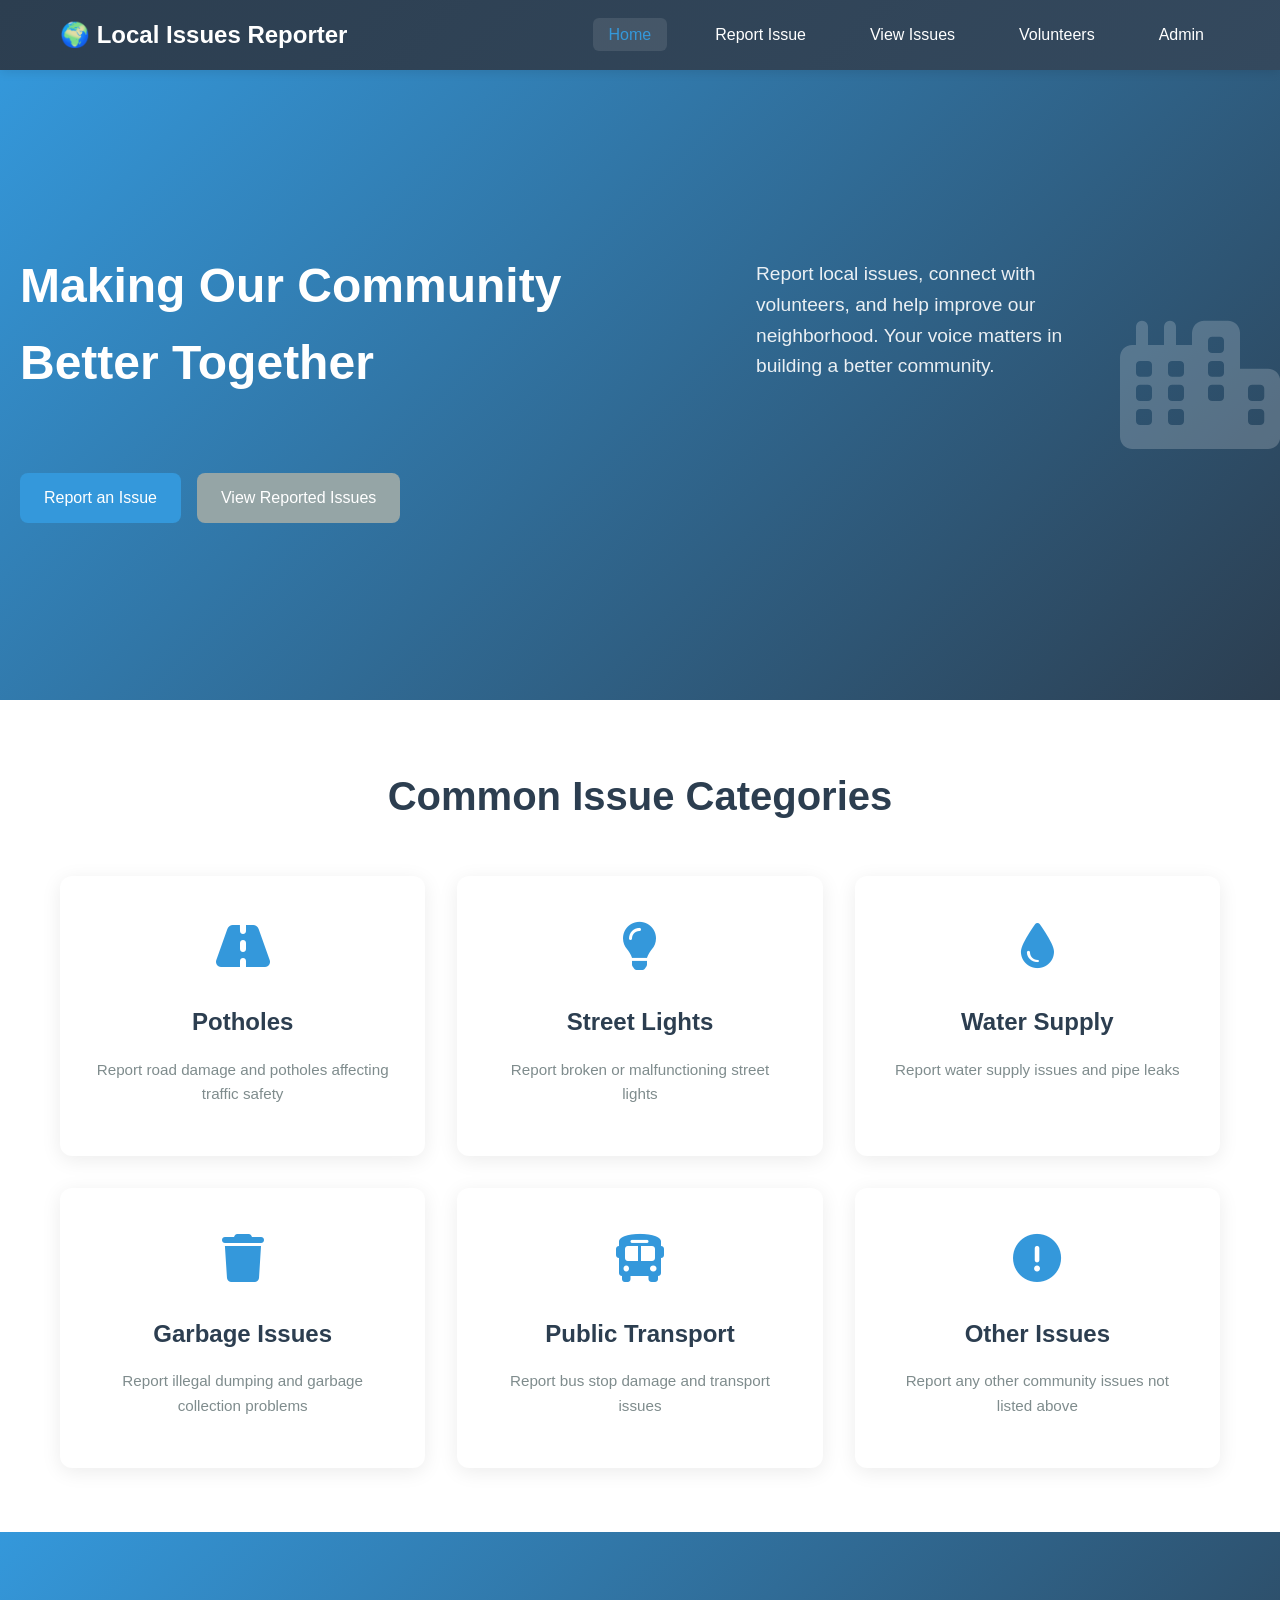
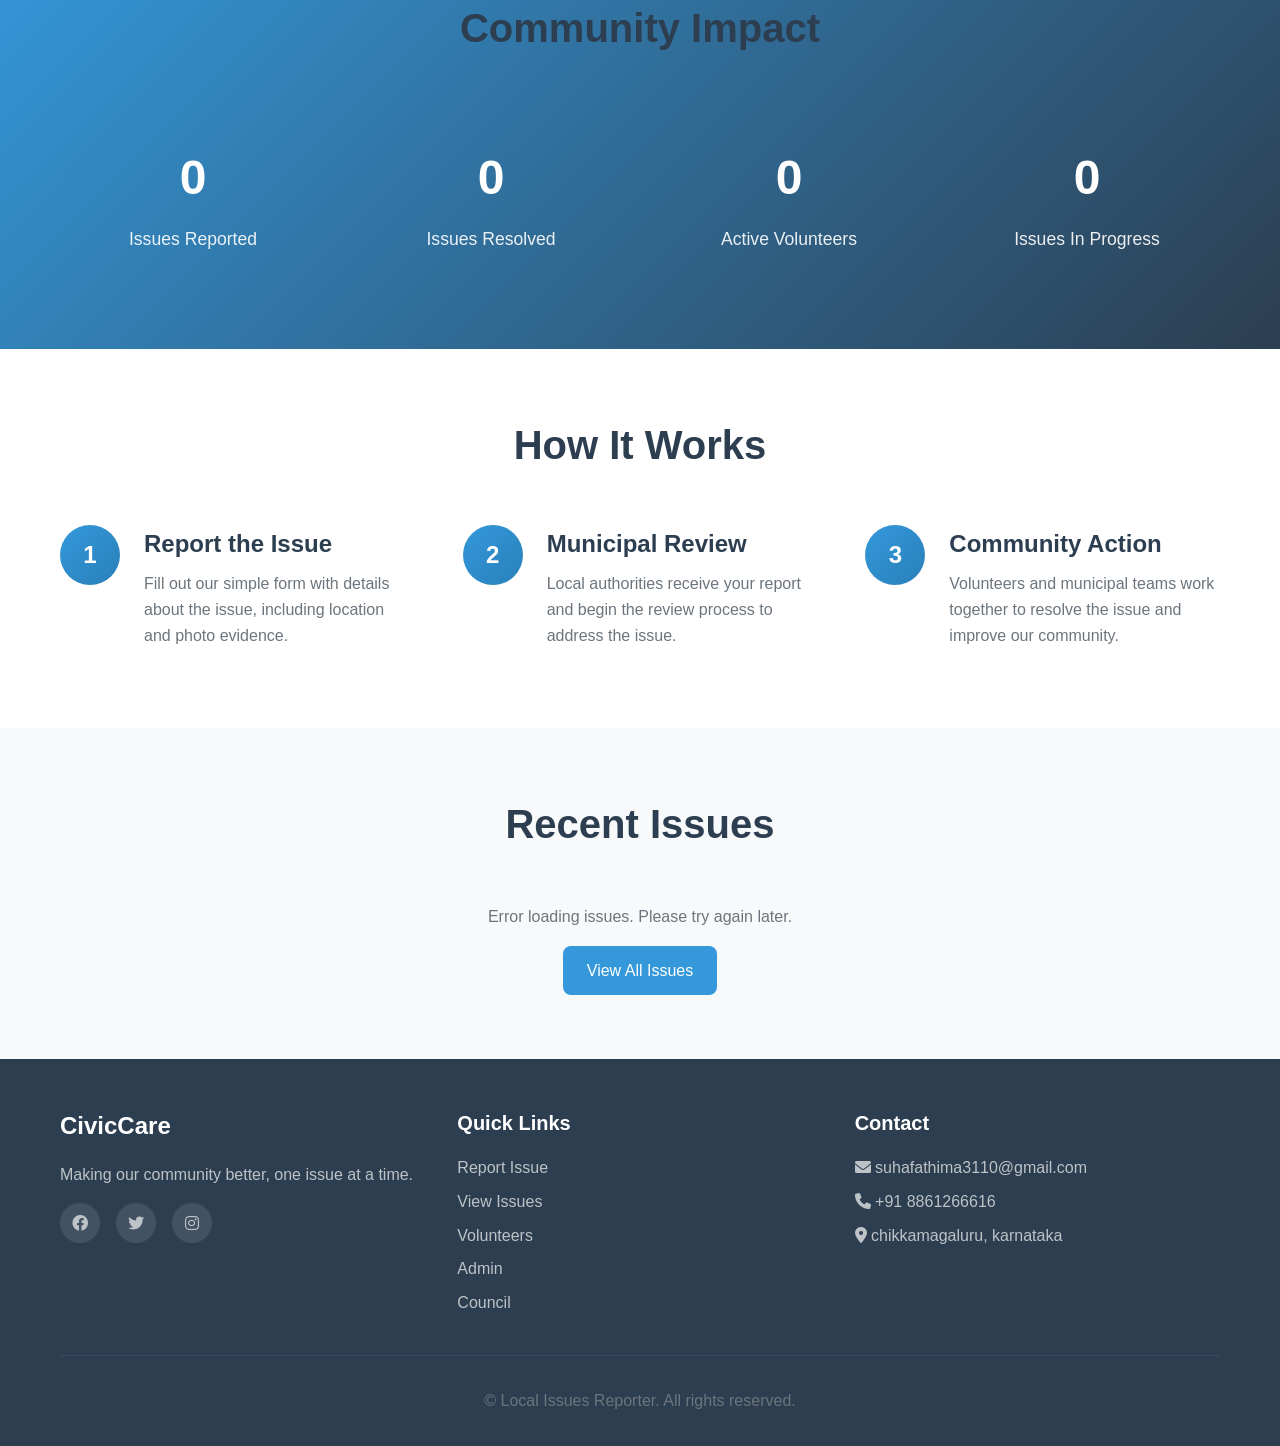
<file: index.html>
<!DOCTYPE html>
<html lang="en">
<head>
    <meta charset="UTF-8">
    <meta name="viewport" content="width=device-width, initial-scale=1.0">
    <title>🌍 Local Issues Reporter - Making Our Community Better</title>
    <link rel="stylesheet" href="css/style.css">
    <link href="https://cdnjs.cloudflare.com/ajax/libs/font-awesome/6.0.0/css/all.min.css" rel="stylesheet">
</head>
<body>
    <!-- Navigation -->
    <nav class="navbar">
        <div class="nav-container">
            <div class="nav-logo">
                <h2>🌍 Local Issues Reporter</h2>
            </div>
            <ul class="nav-menu">
                <li class="nav-item">
                    <a href="index.html" class="nav-link active">Home</a>
                </li>
                <li class="nav-item">
                    <a href="report-issue.html" class="nav-link">Report Issue</a>
                </li>
                <li class="nav-item">
                    <a href="view-issues.html" class="nav-link">View Issues</a>
                </li>
                <li class="nav-item">
                    <a href="volunteers.html" class="nav-link">Volunteers</a>
                </li>
                <li class="nav-item">
                    <a href="admin/login.html" class="nav-link">Admin</a>
                </li>
            </ul>
            <div class="hamburger">
                <span class="bar"></span>
                <span class="bar"></span>
                <span class="bar"></span>
            </div>
        </div>
    </nav>

    <!-- Hero Section -->
    <section class="hero">
        <div class="hero-content">
            <h1>Making Our Community Better Together</h1>
            <p>Report local issues, connect with volunteers, and help improve our neighborhood. Your voice matters in building a better community.</p>
            <div class="hero-buttons">
                <a href="report-issue.html" class="btn btn-primary">Report an Issue</a>
                <a href="view-issues.html" class="btn btn-secondary">View Reported Issues</a>
            </div>
        </div>
        <div class="hero-image">
            <i class="fas fa-city hero-icon"></i>
        </div>
    </section>

    <!-- Issue Categories -->
    <section class="categories">
        <div class="container">
            <h2 class="section-title">Common Issue Categories</h2>
            <div class="categories-grid">
                <div class="category-card" data-category="pothole">
                    <div class="category-icon">
                        <i class="fas fa-road"></i>
                    </div>
                    <h3>Potholes</h3>
                    <p>Report road damage and potholes affecting traffic safety</p>
                </div>
                <div class="category-card" data-category="streetlight">
                    <div class="category-icon">
                        <i class="fas fa-lightbulb"></i>
                    </div>
                    <h3>Street Lights</h3>
                    <p>Report broken or malfunctioning street lights</p>
                </div>
                <div class="category-card" data-category="water_supply">
                    <div class="category-icon">
                        <i class="fas fa-tint"></i>
                    </div>
                    <h3>Water Supply</h3>
                    <p>Report water supply issues and pipe leaks</p>
                </div>
                <div class="category-card" data-category="garbage">
                    <div class="category-icon">
                        <i class="fas fa-trash"></i>
                    </div>
                    <h3>Garbage Issues</h3>
                    <p>Report illegal dumping and garbage collection problems</p>
                </div>
                <div class="category-card" data-category="public_transport">
                    <div class="category-icon">
                        <i class="fas fa-bus"></i>
                    </div>
                    <h3>Public Transport</h3>
                    <p>Report bus stop damage and transport issues</p>
                </div>
                <div class="category-card" data-category="other">
                    <div class="category-icon">
                        <i class="fas fa-exclamation-circle"></i>
                    </div>
                    <h3>Other Issues</h3>
                    <p>Report any other community issues not listed above</p>
                </div>
            </div>
        </div>
    </section>

    <!-- Statistics -->
    <section class="stats">
        <div class="container">
            <h2 class="section-title">Community Impact</h2>
            <div class="stats-grid">
                <div class="stat-card">
                    <div class="stat-number" id="totalIssues">0</div>
                    <div class="stat-label">Issues Reported</div>
                </div>
                <div class="stat-card">
                    <div class="stat-number" id="resolvedIssues">0</div>
                    <div class="stat-label">Issues Resolved</div>
                </div>
                <div class="stat-card">
                    <div class="stat-number" id="activeVolunteers">0</div>
                    <div class="stat-label">Active Volunteers</div>
                </div>
                <div class="stat-card">
                    <div class="stat-number" id="inProgressIssues">0</div>
                    <div class="stat-label">Issues In Progress</div>
                </div>
            </div>
        </div>
    </section>

    <!-- How It Works -->
    <section class="how-it-works">
        <div class="container">
            <h2 class="section-title">How It Works</h2>
            <div class="steps-grid">
                <div class="step">
                    <div class="step-number">1</div>
                    <div class="step-content">
                        <h3>Report the Issue</h3>
                        <p>Fill out our simple form with details about the issue, including location and photo evidence.</p>
                    </div>
                </div>
                <div class="step">
                    <div class="step-number">2</div>
                    <div class="step-content">
                        <h3>Municipal Review</h3>
                        <p>Local authorities receive your report and begin the review process to address the issue.</p>
                    </div>
                </div>
                <div class="step">
                    <div class="step-number">3</div>
                    <div class="step-content">
                        <h3>Community Action</h3>
                        <p>Volunteers and municipal teams work together to resolve the issue and improve our community.</p>
                    </div>
                </div>
            </div>
        </div>
    </section>

    <!-- Recent Issues -->
    <section class="recent-issues">
        <div class="container">
            <h2 class="section-title">Recent Issues</h2>
            <div id="recentIssuesList" class="issues-grid">
                <!-- Recent issues will be loaded here via JavaScript -->
            </div>
            <div class="text-center">
                <a href="view-issues.html" class="btn btn-primary">View All Issues</a>
            </div>
        </div>
    </section>

    <!-- Footer -->
    <footer class="footer">
        <div class="container">
            <div class="footer-content">
                <div class="footer-section">
                    <h3>CivicCare</h3>
                    <p>Making our community better, one issue at a time.</p>
                    <div class="social-links">
                        <a href="#"><i class="fab fa-facebook"></i></a>
                        <a href="#"><i class="fab fa-twitter"></i></a>
                        <a href="#"><i class="fab fa-instagram"></i></a>
                    </div>
                </div>
                <div class="footer-section">
                    <h4>Quick Links</h4>
                    <ul>
                        <li><a href="report-issue.html">Report Issue</a></li>
                        <li><a href="view-issues.html">View Issues</a></li>
                    <li><a href="volunteers.html">Volunteers</a></li>
                    <li><a href="admin/login.html" class="admin-link">Admin</a></li>
                    <li><a href="council/login.html" class="council-link">Council</a></li>
                    </ul>
                </div>
                <div class="footer-section">
                    <h4>Contact</h4>
                    <p><i class="fas fa-envelope"></i> suhafathima3110@gmail.com</p>
                    <p><i class="fas fa-phone"></i> +91 8861266616 </p>
                    <p><i class="fas fa-map-marker-alt"></i> chikkamagaluru, karnataka</p>
                </div>
            </div>
            <div class="footer-bottom">
                <p>&copy; Local Issues Reporter. All rights reserved.</p>
            </div>
        </div>
    </footer>

    <script src="js/data-manager.js"></script>
    <script src="js/main.js"></script>
</body>
</html>
</file>
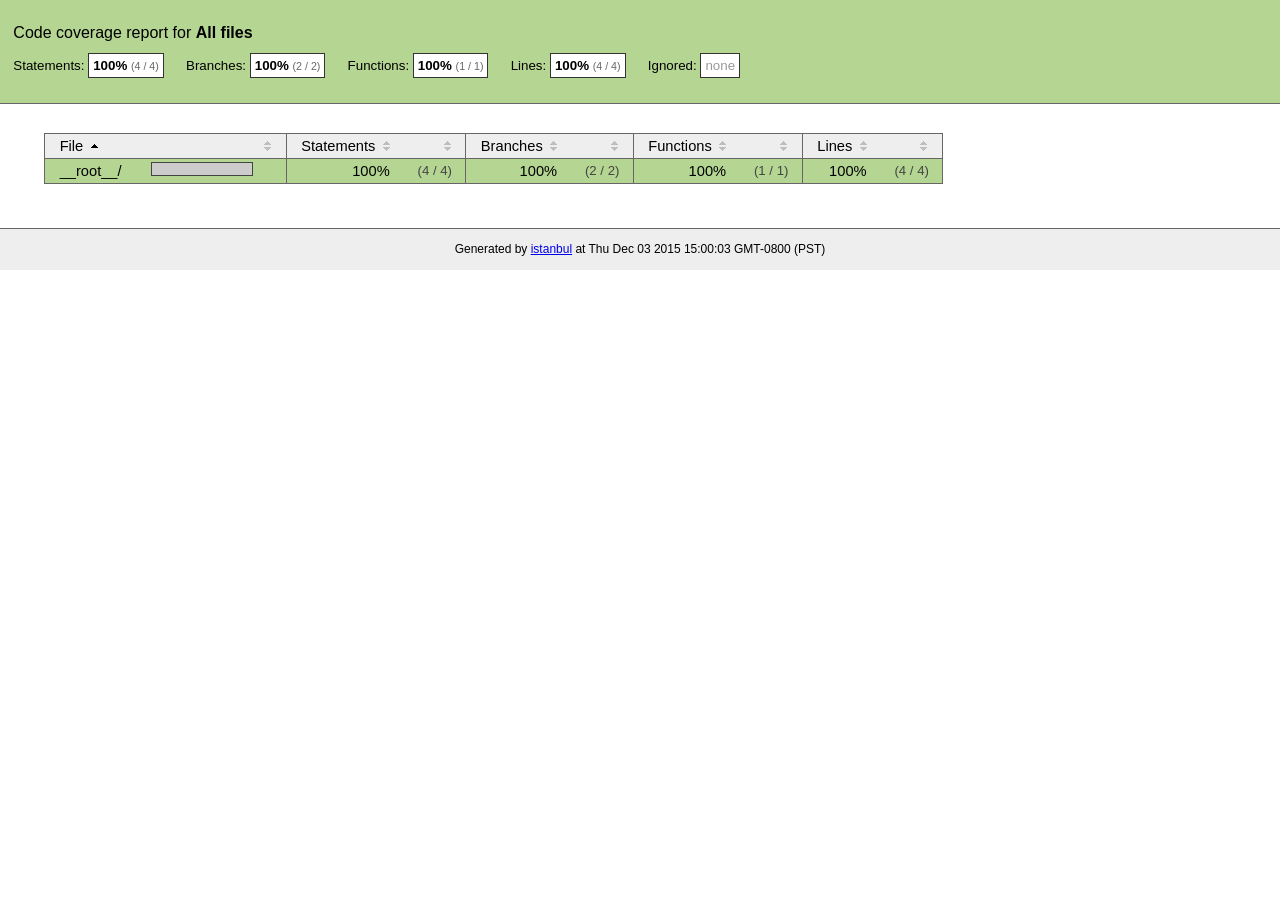
<file: node_modules/unique-filename/coverage/index.html>
<!doctype html>
<html lang="en">
<head>
    <title>Code coverage report for All files</title>
    <meta charset="utf-8">
    <link rel="stylesheet" href="prettify.css">
    <link rel="stylesheet" href="base.css">
    <style type='text/css'>
        div.coverage-summary .sorter {
            background-image: url(sort-arrow-sprite.png);
        }
    </style>
</head>
<body>
<div class="header high">
    <h1>Code coverage report for <span class="entity">All files</span></h1>
    <h2>
        Statements: <span class="metric">100% <small>(4 / 4)</small></span> &nbsp;&nbsp;&nbsp;&nbsp;
        Branches: <span class="metric">100% <small>(2 / 2)</small></span> &nbsp;&nbsp;&nbsp;&nbsp;
        Functions: <span class="metric">100% <small>(1 / 1)</small></span> &nbsp;&nbsp;&nbsp;&nbsp;
        Lines: <span class="metric">100% <small>(4 / 4)</small></span> &nbsp;&nbsp;&nbsp;&nbsp;
        Ignored: <span class="metric"><span class="ignore-none">none</span></span> &nbsp;&nbsp;&nbsp;&nbsp;
    </h2>
    <div class="path"></div>
</div>
<div class="body">
<div class="coverage-summary">
<table>
<thead>
<tr>
   <th data-col="file" data-fmt="html" data-html="true" class="file">File</th>
   <th data-col="pic" data-type="number" data-fmt="html" data-html="true" class="pic"></th>
   <th data-col="statements" data-type="number" data-fmt="pct" class="pct">Statements</th>
   <th data-col="statements_raw" data-type="number" data-fmt="html" class="abs"></th>
   <th data-col="branches" data-type="number" data-fmt="pct" class="pct">Branches</th>
   <th data-col="branches_raw" data-type="number" data-fmt="html" class="abs"></th>
   <th data-col="functions" data-type="number" data-fmt="pct" class="pct">Functions</th>
   <th data-col="functions_raw" data-type="number" data-fmt="html" class="abs"></th>
   <th data-col="lines" data-type="number" data-fmt="pct" class="pct">Lines</th>
   <th data-col="lines_raw" data-type="number" data-fmt="html" class="abs"></th>
</tr>
</thead>
<tbody><tr>
	<td class="file high" data-value="__root__/"><a href="__root__/index.html">__root__/</a></td>
	<td data-value="100" class="pic high"><span class="cover-fill cover-full" style="width: 100px;"></span><span class="cover-empty" style="width:0px;"></span></td>
	<td data-value="100" class="pct high">100%</td>
	<td data-value="4" class="abs high">(4&nbsp;/&nbsp;4)</td>
	<td data-value="100" class="pct high">100%</td>
	<td data-value="2" class="abs high">(2&nbsp;/&nbsp;2)</td>
	<td data-value="100" class="pct high">100%</td>
	<td data-value="1" class="abs high">(1&nbsp;/&nbsp;1)</td>
	<td data-value="100" class="pct high">100%</td>
	<td data-value="4" class="abs high">(4&nbsp;/&nbsp;4)</td>
	</tr>

</tbody>
</table>
</div>
</div>
<div class="footer">
    <div class="meta">Generated by <a href="http://istanbul-js.org/" target="_blank">istanbul</a> at Thu Dec 03 2015 15:00:03 GMT-0800 (PST)</div>
</div>
<script src="prettify.js"></script>
<script>
window.onload = function () {
        if (typeof prettyPrint === 'function') {
            prettyPrint();
        }
};
</script>
<script src="sorter.js"></script>
</body>
</html>
</file>
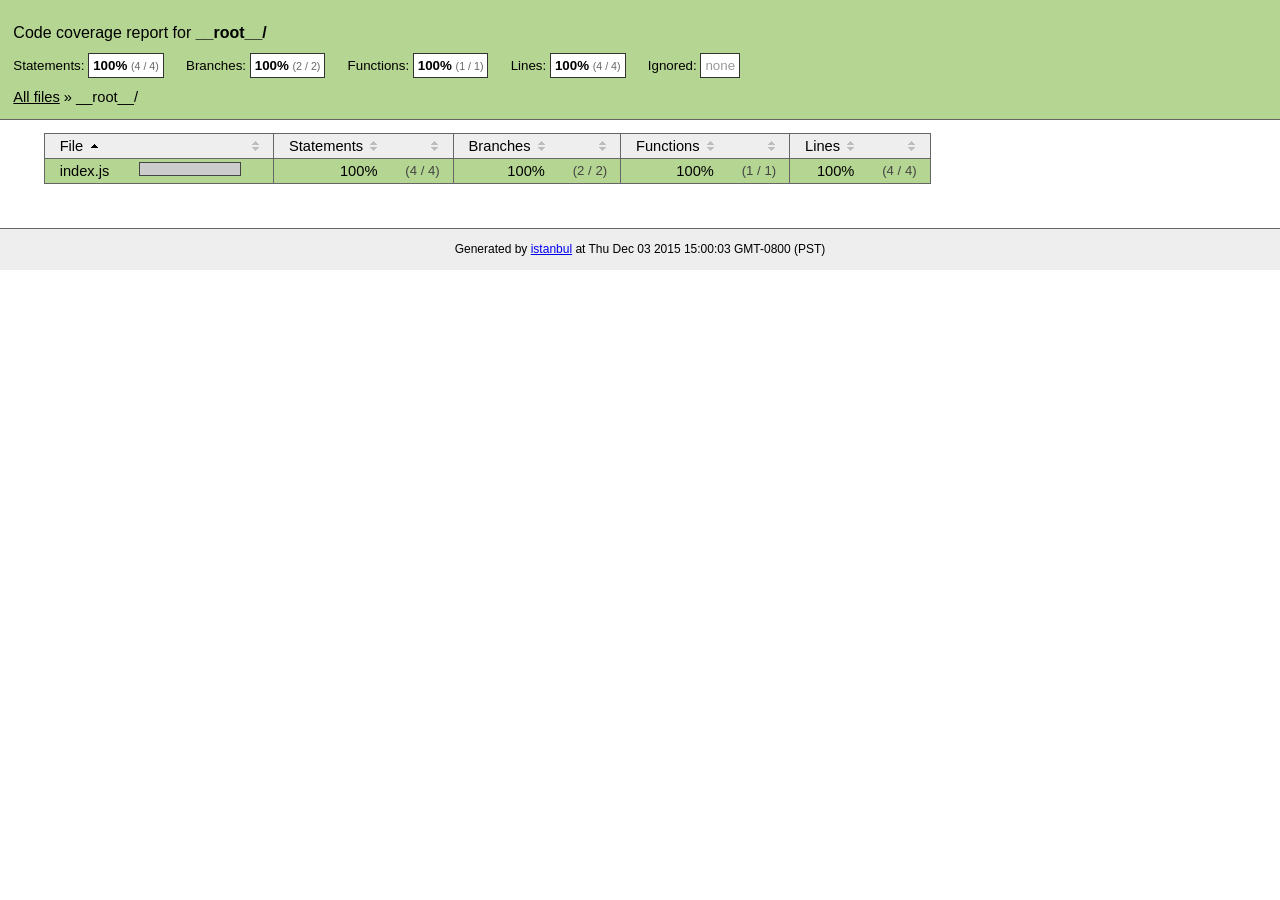
<file: node_modules/unique-filename/coverage/__root__/index.html>
<!doctype html>
<html lang="en">
<head>
    <title>Code coverage report for __root__/</title>
    <meta charset="utf-8">
    <link rel="stylesheet" href="../prettify.css">
    <link rel="stylesheet" href="../base.css">
    <style type='text/css'>
        div.coverage-summary .sorter {
            background-image: url(../sort-arrow-sprite.png);
        }
    </style>
</head>
<body>
<div class="header high">
    <h1>Code coverage report for <span class="entity">__root__/</span></h1>
    <h2>
        Statements: <span class="metric">100% <small>(4 / 4)</small></span> &nbsp;&nbsp;&nbsp;&nbsp;
        Branches: <span class="metric">100% <small>(2 / 2)</small></span> &nbsp;&nbsp;&nbsp;&nbsp;
        Functions: <span class="metric">100% <small>(1 / 1)</small></span> &nbsp;&nbsp;&nbsp;&nbsp;
        Lines: <span class="metric">100% <small>(4 / 4)</small></span> &nbsp;&nbsp;&nbsp;&nbsp;
        Ignored: <span class="metric"><span class="ignore-none">none</span></span> &nbsp;&nbsp;&nbsp;&nbsp;
    </h2>
    <div class="path"><a href="../index.html">All files</a> &#187; __root__/</div>
</div>
<div class="body">
<div class="coverage-summary">
<table>
<thead>
<tr>
   <th data-col="file" data-fmt="html" data-html="true" class="file">File</th>
   <th data-col="pic" data-type="number" data-fmt="html" data-html="true" class="pic"></th>
   <th data-col="statements" data-type="number" data-fmt="pct" class="pct">Statements</th>
   <th data-col="statements_raw" data-type="number" data-fmt="html" class="abs"></th>
   <th data-col="branches" data-type="number" data-fmt="pct" class="pct">Branches</th>
   <th data-col="branches_raw" data-type="number" data-fmt="html" class="abs"></th>
   <th data-col="functions" data-type="number" data-fmt="pct" class="pct">Functions</th>
   <th data-col="functions_raw" data-type="number" data-fmt="html" class="abs"></th>
   <th data-col="lines" data-type="number" data-fmt="pct" class="pct">Lines</th>
   <th data-col="lines_raw" data-type="number" data-fmt="html" class="abs"></th>
</tr>
</thead>
<tbody><tr>
	<td class="file high" data-value="index.js"><a href="index.js.html">index.js</a></td>
	<td data-value="100" class="pic high"><span class="cover-fill cover-full" style="width: 100px;"></span><span class="cover-empty" style="width:0px;"></span></td>
	<td data-value="100" class="pct high">100%</td>
	<td data-value="4" class="abs high">(4&nbsp;/&nbsp;4)</td>
	<td data-value="100" class="pct high">100%</td>
	<td data-value="2" class="abs high">(2&nbsp;/&nbsp;2)</td>
	<td data-value="100" class="pct high">100%</td>
	<td data-value="1" class="abs high">(1&nbsp;/&nbsp;1)</td>
	<td data-value="100" class="pct high">100%</td>
	<td data-value="4" class="abs high">(4&nbsp;/&nbsp;4)</td>
	</tr>

</tbody>
</table>
</div>
</div>
<div class="footer">
    <div class="meta">Generated by <a href="http://istanbul-js.org/" target="_blank">istanbul</a> at Thu Dec 03 2015 15:00:03 GMT-0800 (PST)</div>
</div>
<script src="../prettify.js"></script>
<script>
window.onload = function () {
        if (typeof prettyPrint === 'function') {
            prettyPrint();
        }
};
</script>
<script src="../sorter.js"></script>
</body>
</html>
</file>
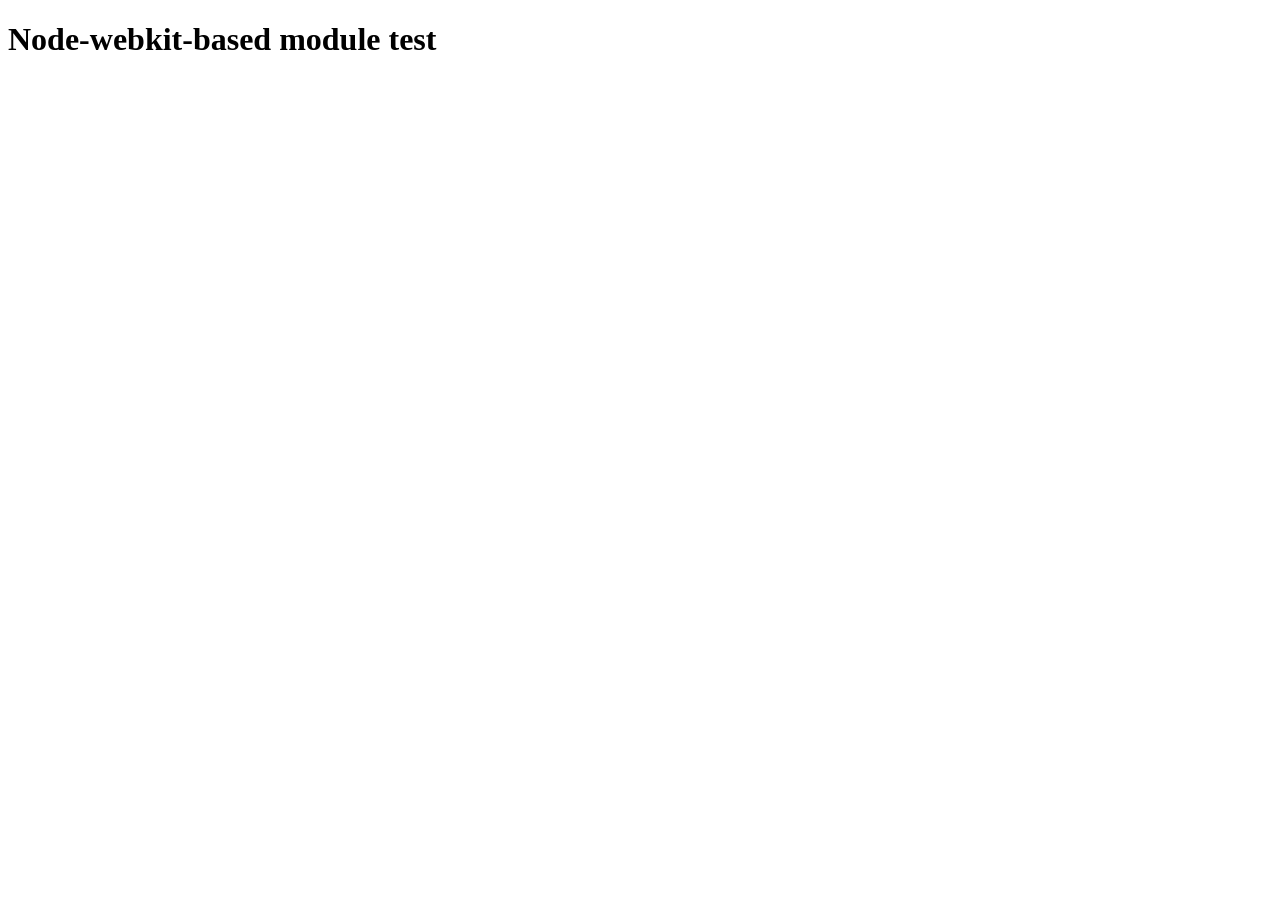
<file: node_modules/@mapbox/node-pre-gyp/lib/util/nw-pre-gyp/index.html>
<!doctype html>
<html>
<head>
<meta charset="utf-8">
<title>Node-webkit-based module test</title>
<script>
function nwModuleTest(){
   var util = require('util');
   var moduleFolder = require('nw.gui').App.argv[0];
   try {
      require(moduleFolder);
   } catch(e) {
      if( process.platform !== 'win32' ){
         util.log('nw-pre-gyp error:');
         util.log(e.stack);
      }
      process.exit(1);
   }
   process.exit(0);
}
</script>
</head>
<body onload="nwModuleTest()">
<h1>Node-webkit-based module test</h1>
</body>
</html>
</file>
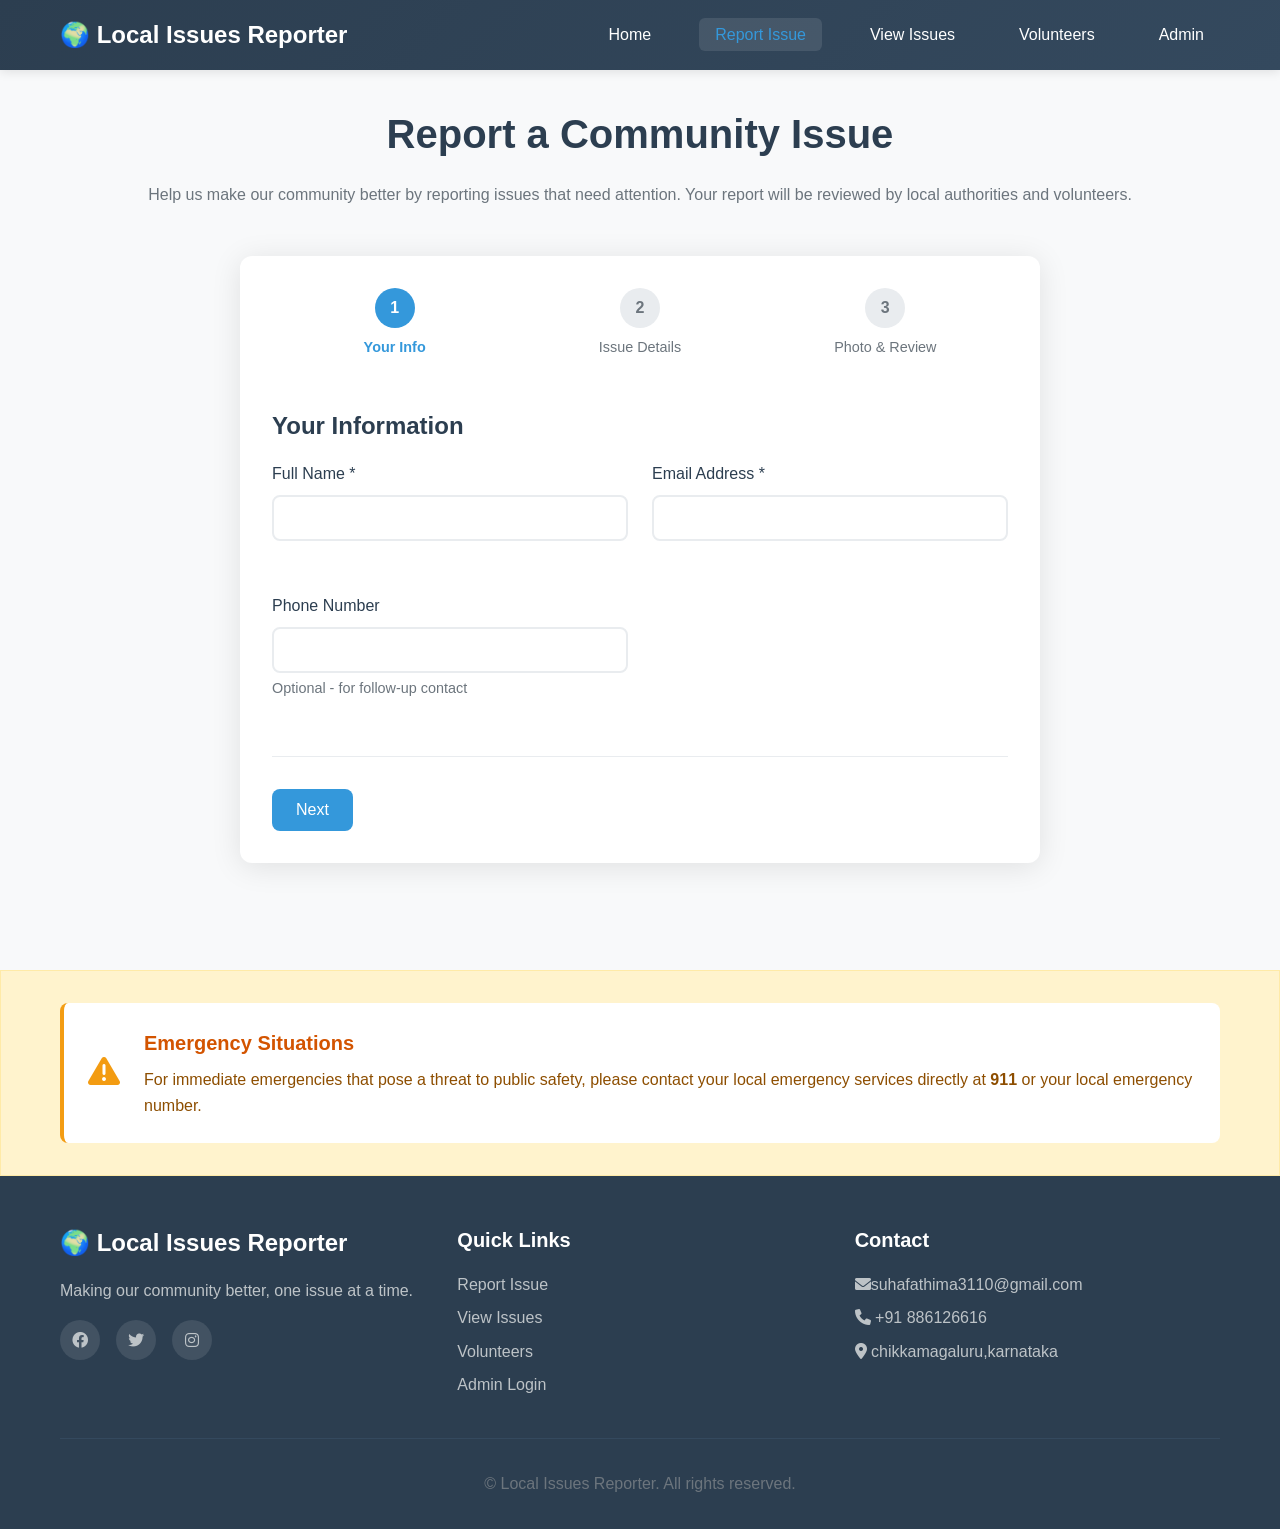
<file: report-issue.html>
<!DOCTYPE html>
<html lang="en">
<head>
    <meta charset="UTF-8">
    <meta name="viewport" content="width=device-width, initial-scale=1.0">
    <title>Report an Issue - Local Issues Reporter</title>
    <link rel="stylesheet" href="css/style.css">
    <link href="https://cdnjs.cloudflare.com/ajax/libs/font-awesome/6.0.0/css/all.min.css" rel="stylesheet">
</head>
<body>
    <!-- Navigation -->
    <nav class="navbar">
        <div class="nav-container">
            <div class="nav-logo">
                <h2>🌍 Local Issues Reporter</h2>
            </div>
            <ul class="nav-menu">
                <li class="nav-item">
                    <a href="index.html" class="nav-link">Home</a>
                </li>
                <li class="nav-item">
                    <a href="report-issue.html" class="nav-link active">Report Issue</a>
                </li>
                <li class="nav-item">
                    <a href="view-issues.html" class="nav-link">View Issues</a>
                </li>
                <li class="nav-item">
                    <a href="volunteers.html" class="nav-link">Volunteers</a>
                </li>
                <li class="nav-item">
                    <a href="admin/login.html" class="nav-link">Admin</a>
                </li>
            </ul>
            <div class="hamburger">
                <span class="bar"></span>
                <span class="bar"></span>
                <span class="bar"></span>
            </div>
        </div>
    </nav>

    <!-- Report Issue Form -->
    <section class="report-form-section">
        <div class="container">
            <div class="form-header">
                <h1>Report a Community Issue</h1>
                <p>Help us make our community better by reporting issues that need attention. Your report will be reviewed by local authorities and volunteers.</p>
            </div>

            <div class="form-container">
                <div class="progress-bar">
                    <div class="progress-step active" data-step="1">
                        <div class="step-circle">1</div>
                        <div class="step-label">Your Info</div>
                    </div>
                    <div class="progress-step" data-step="2">
                        <div class="step-circle">2</div>
                        <div class="step-label">Issue Details</div>
                    </div>
                    <div class="progress-step" data-step="3">
                        <div class="step-circle">3</div>
                        <div class="step-label">Photo & Review</div>
                    </div>
                </div>

                <form id="reportForm" method="POST" enctype="multipart/form-data">
                    <!-- Step 1: Personal Information -->
                    <div class="form-step active" id="step1">
                        <h3>Your Information</h3>
                        <div class="form-grid">
                            <div class="form-group">
                                <label for="name">Full Name *</label>
                                <input type="text" id="name" name="name" required>
                                <span class="error-message" id="nameError"></span>
                            </div>
                            <div class="form-group">
                                <label for="email">Email Address *</label>
                                <input type="email" id="email" name="email" required>
                                <span class="error-message" id="emailError"></span>
                            </div>
                            <div class="form-group">
                                <label for="phone">Phone Number</label>
                                <input type="tel" id="phone" name="phone">
                                <small>Optional - for follow-up contact</small>
                            </div>
                        </div>
                        <div class="form-navigation">
                            <button type="button" class="btn btn-primary next-btn" onclick="nextStep()">Next</button>
                        </div>
                    </div>

                    <!-- Step 2: Issue Details -->
                    <div class="form-step" id="step2">
                        <h3>Issue Details</h3>
                        <div class="form-group">
                            <label for="address">Location/Address *</label>
                            <textarea id="address" name="address" rows="2" required placeholder="Please provide the exact location or address where the issue is located"></textarea>
                            <span class="error-message" id="addressError"></span>
                        </div>
                        
                        <div class="form-group">
                            <label for="issueType">Issue Category *</label>
                            <select id="issueType" name="issue_type" required>
                                <option value="">Select an issue category</option>
                                <option value="pothole">🛣️ Potholes & Road Damage</option>
                                <option value="streetlight">💡 Street Lighting</option>
                                <option value="water_supply">💧 Water Supply Issues</option>
                                <option value="garbage">🗑️ Garbage & Waste Management</option>
                                <option value="public_transport">🚌 Public Transportation</option>
                                <option value="sidewalk">🚶 Sidewalk & Walkway Issues</option>
                                <option value="traffic">🚦 Traffic Signals & Signs</option>
                                <option value="noise">🔊 Noise Complaints</option>
                                <option value="park">🌳 Parks & Recreation</option>
                                <option value="other">❗ Other Issues</option>
                            </select>
                            <span class="error-message" id="issueTypeError"></span>
                        </div>

                        <div class="form-group">
                            <label for="description">Issue Description *</label>
                            <textarea id="description" name="description" rows="4" required placeholder="Please describe the issue in detail. Include when you first noticed it and how it affects the community."></textarea>
                            <span class="error-message" id="descriptionError"></span>
                        </div>

                        <div class="form-navigation">
                            <button type="button" class="btn btn-secondary prev-btn" onclick="prevStep()">Previous</button>
                            <button type="button" class="btn btn-primary next-btn" onclick="nextStep()">Next</button>
                        </div>
                    </div>

                    <!-- Step 3: Photo Upload and Review -->
                    <div class="form-step" id="step3">
                        <h3>Photo Evidence & Review</h3>
                        <div class="form-group">
                            <label for="photo">Upload Photo (Optional)</label>
                            <div class="file-upload-area" id="fileUploadArea">
                                <input type="file" id="photo" name="photo" accept="image/*" onchange="previewImage(event)">
                                <div class="upload-text">
                                    <i class="fas fa-cloud-upload-alt"></i>
                                    <p>Click to upload or drag and drop</p>
                                    <small>Maximum file size: 5MB. Supported formats: JPG, PNG, GIF</small>
                                </div>
                            </div>
                            <div id="imagePreview" class="image-preview"></div>
                        </div>

                        <!-- Review Section -->
                        <div class="review-section">
                            <h4>Review Your Report</h4>
                            <div class="review-grid">
                                <div class="review-item">
                                    <label>Name:</label>
                                    <span id="reviewName"></span>
                                </div>
                                <div class="review-item">
                                    <label>Email:</label>
                                    <span id="reviewEmail"></span>
                                </div>
                                <div class="review-item">
                                    <label>Phone:</label>
                                    <span id="reviewPhone"></span>
                                </div>
                                <div class="review-item">
                                    <label>Location:</label>
                                    <span id="reviewAddress"></span>
                                </div>
                                <div class="review-item">
                                    <label>Category:</label>
                                    <span id="reviewIssueType"></span>
                                </div>
                                <div class="review-item">
                                    <label>Description:</label>
                                    <span id="reviewDescription"></span>
                                </div>
                            </div>
                        </div>

                        <div class="form-group">
                            <label class="checkbox-container">
                                <input type="checkbox" id="agree" name="agree" required>
                                <span class="checkmark"></span>
                                I confirm that the information provided is accurate and I agree to the terms of service.
                            </label>
                            <span class="error-message" id="agreeError"></span>
                        </div>

                        <div class="form-navigation">
                            <button type="button" class="btn btn-secondary prev-btn" onclick="prevStep()">Previous</button>
                            <button type="submit" class="btn btn-success submit-btn">
                                <i class="fas fa-paper-plane"></i> Submit Report
                            </button>
                        </div>
                    </div>
                </form>
            </div>
        </div>
    </section>

    <!-- Emergency Notice -->
    <section class="emergency-notice">
        <div class="container">
            <div class="notice-card">
                <div class="notice-icon">
                    <i class="fas fa-exclamation-triangle"></i>
                </div>
                <div class="notice-content">
                    <h4>Emergency Situations</h4>
                    <p>For immediate emergencies that pose a threat to public safety, please contact your local emergency services directly at <strong>911</strong> or your local emergency number.</p>
                </div>
            </div>
        </div>
    </section>

    <!-- Footer -->
    <footer class="footer">
        <div class="container">
            <div class="footer-content">
                <div class="footer-section">
                    <h3>🌍 Local Issues Reporter</h3>
                    <p>Making our community better, one issue at a time.</p>
                    <div class="social-links">
                        <a href="#"><i class="fab fa-facebook"></i></a>
                        <a href="#"><i class="fab fa-twitter"></i></a>
                        <a href="#"><i class="fab fa-instagram"></i></a>
                    </div>
                </div>
                <div class="footer-section">
                    <h4>Quick Links</h4>
                    <ul>
                        <li><a href="report-issue.html">Report Issue</a></li>
                        <li><a href="view-issues.html">View Issues</a></li>
                        <li><a href="volunteers.html">Volunteers</a></li>
                        <li><a href="admin/login.html">Admin Login</a></li>
                    </ul>
                </div>
                <div class="footer-section">
                    <h4>Contact</h4>
                    <p><i class="fas fa-envelope"></i>suhafathima3110@gmail.com</p>
                    <p><i class="fas fa-phone"></i> +91 886126616</p>
                    <p><i class="fas fa-map-marker-alt"></i> chikkamagaluru,karnataka</p>
                </div>
            </div>
            <div class="footer-bottom">
                <p>&copy; Local Issues Reporter. All rights reserved.</p>
            </div>
        </div>
    </footer>

    <!-- Success Modal -->
    <div id="successModal" class="modal">
        <div class="modal-content">
            <div class="modal-header">
                <h2><i class="fas fa-check-circle"></i> Report Submitted Successfully!</h2>
            </div>
            <div class="modal-body">
                <p>Thank you for reporting this issue. Your report has been submitted and will be reviewed by local authorities.</p>
                <p><strong>Reference ID:</strong> <span id="referenceId"></span></p>
                <p>You will receive email updates about the status of your report.</p>
            </div>
            <div class="modal-footer">
                <button class="btn btn-primary" onclick="closeModal()">OK</button>
                <a href="view-issues.html" class="btn btn-secondary">View All Issues</a>
            </div>
        </div>
    </div>

    <script src="js/data-manager.js"></script>
    <script src="js/main.js"></script>
    <script src="js/report-form.js"></script>
</body>
</html>
</file>
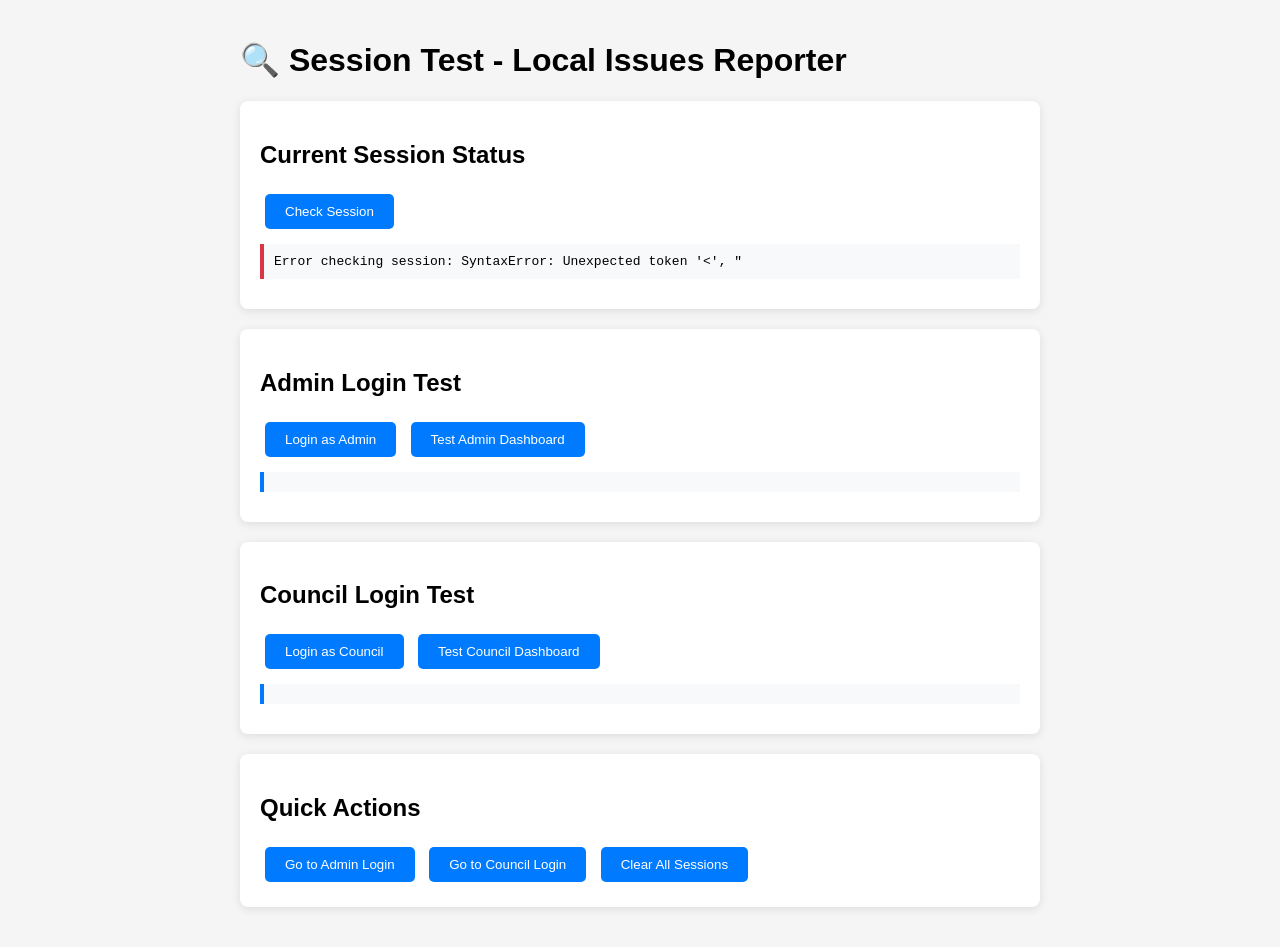
<file: test-session.html>
<!DOCTYPE html>
<html lang="en">
<head>
    <meta charset="UTF-8">
    <meta name="viewport" content="width=device-width, initial-scale=1.0">
    <title>Session Test - Local Issues Reporter</title>
    <style>
        body {
            font-family: Arial, sans-serif;
            max-width: 800px;
            margin: 0 auto;
            padding: 20px;
            background: #f5f5f5;
        }
        .test-section {
            background: white;
            padding: 20px;
            margin: 20px 0;
            border-radius: 8px;
            box-shadow: 0 2px 10px rgba(0,0,0,0.1);
        }
        button {
            background: #007bff;
            color: white;
            border: none;
            padding: 10px 20px;
            border-radius: 5px;
            cursor: pointer;
            margin: 5px;
        }
        button:hover { background: #0056b3; }
        .result {
            background: #f8f9fa;
            padding: 10px;
            margin: 10px 0;
            border-left: 4px solid #007bff;
            font-family: monospace;
        }
        .success { border-left-color: #28a745; }
        .error { border-left-color: #dc3545; }
    </style>
</head>
<body>
    <h1>🔍 Session Test - Local Issues Reporter</h1>
    
    <div class="test-section">
        <h2>Current Session Status</h2>
        <button onclick="checkSession()">Check Session</button>
        <div id="sessionResult" class="result"></div>
    </div>
    
    <div class="test-section">
        <h2>Admin Login Test</h2>
        <button onclick="testAdminLogin()">Login as Admin</button>
        <button onclick="testAdminDashboard()">Test Admin Dashboard</button>
        <div id="adminResult" class="result"></div>
    </div>
    
    <div class="test-section">
        <h2>Council Login Test</h2>
        <button onclick="testCouncilLogin()">Login as Council</button>
        <button onclick="testCouncilDashboard()">Test Council Dashboard</button>
        <div id="councilResult" class="result"></div>
    </div>
    
    <div class="test-section">
        <h2>Quick Actions</h2>
        <button onclick="window.location.href='admin/login.html'">Go to Admin Login</button>
        <button onclick="window.location.href='council/login.html'">Go to Council Login</button>
        <button onclick="clearAll()">Clear All Sessions</button>
    </div>

    <script>
        async function checkSession() {
            try {
                const response = await fetch('includes/test_session.php');
                const result = await response.json();
                
                document.getElementById('sessionResult').innerHTML = `
                    <h4>Session Information:</h4>
                    <strong>Session ID:</strong> ${result.data.session_id}<br>
                    <strong>Admin Logged In:</strong> ${result.data.admin_logged_in ? 'Yes' : 'No'}<br>
                    <strong>Admin Username:</strong> ${result.data.admin_username || 'None'}<br>
                    <strong>Council Logged In:</strong> ${result.data.council_logged_in ? 'Yes' : 'No'}<br>
                    <strong>Council Username:</strong> ${result.data.council_username || 'None'}<br>
                `;
                document.getElementById('sessionResult').className = 'result success';
            } catch (error) {
                document.getElementById('sessionResult').innerHTML = 'Error checking session: ' + error;
                document.getElementById('sessionResult').className = 'result error';
            }
        }

        async function testAdminLogin() {
            try {
                const response = await fetch('includes/admin_login.php', {
                    method: 'POST',
                    headers: { 'Content-Type': 'application/json' },
                    body: JSON.stringify({ username: 'admin', password: 'admin123' })
                });
                
                const result = await response.json();
                
                document.getElementById('adminResult').innerHTML = `
                    <h4>Admin Login Result:</h4>
                    <strong>Success:</strong> ${result.success ? 'Yes' : 'No'}<br>
                    <strong>Message:</strong> ${result.message}<br>
                `;
                document.getElementById('adminResult').className = result.success ? 'result success' : 'result error';
            } catch (error) {
                document.getElementById('adminResult').innerHTML = 'Error: ' + error;
                document.getElementById('adminResult').className = 'result error';
            }
        }

        async function testAdminDashboard() {
            try {
                const response = await fetch('includes/admin_dashboard.php');
                const result = await response.json();
                
                document.getElementById('adminResult').innerHTML = `
                    <h4>Admin Dashboard Access:</h4>
                    <strong>Success:</strong> ${result.success ? 'Yes' : 'No'}<br>
                    <strong>Message:</strong> ${result.message}<br>
                    ${result.success ? `<strong>Issues:</strong> ${result.data.issues.length}<br><strong>Volunteers:</strong> ${result.data.volunteers.length}` : ''}
                `;
                document.getElementById('adminResult').className = result.success ? 'result success' : 'result error';
            } catch (error) {
                document.getElementById('adminResult').innerHTML = 'Error: ' + error;
                document.getElementById('adminResult').className = 'result error';
            }
        }

        async function testCouncilLogin() {
            try {
                const response = await fetch('includes/council_login.php', {
                    method: 'POST',
                    headers: { 'Content-Type': 'application/json' },
                    body: JSON.stringify({ username: 'council.mayor', password: 'admin123' })
                });
                
                const result = await response.json();
                
                document.getElementById('councilResult').innerHTML = `
                    <h4>Council Login Result:</h4>
                    <strong>Success:</strong> ${result.success ? 'Yes' : 'No'}<br>
                    <strong>Message:</strong> ${result.message}<br>
                    ${result.success ? `<strong>User:</strong> ${result.data.council_user.full_name}` : ''}
                `;
                document.getElementById('councilResult').className = result.success ? 'result success' : 'result error';
            } catch (error) {
                document.getElementById('councilResult').innerHTML = 'Error: ' + error;
                document.getElementById('councilResult').className = 'result error';
            }
        }

        async function testCouncilDashboard() {
            try {
                const response = await fetch('includes/council_dashboard.php');
                const result = await response.json();
                
                document.getElementById('councilResult').innerHTML = `
                    <h4>Council Dashboard Access:</h4>
                    <strong>Success:</strong> ${result.success ? 'Yes' : 'No'}<br>
                    <strong>Message:</strong> ${result.message}<br>
                    ${result.success ? `<strong>Total Issues:</strong> ${result.data.statistics.issues.total}` : ''}
                `;
                document.getElementById('councilResult').className = result.success ? 'result success' : 'result error';
            } catch (error) {
                document.getElementById('councilResult').innerHTML = 'Error: ' + error;
                document.getElementById('councilResult').className = 'result error';
            }
        }

        async function clearAll() {
            try {
                await fetch('includes/admin_logout.php', { method: 'POST' });
                await fetch('includes/council_logout.php', { method: 'POST' });
                alert('All sessions cleared!');
                checkSession();
            } catch (error) {
                alert('Error clearing sessions: ' + error);
            }
        }

        // Check session on page load
        checkSession();
    </script>
</body>
</html>
</file>
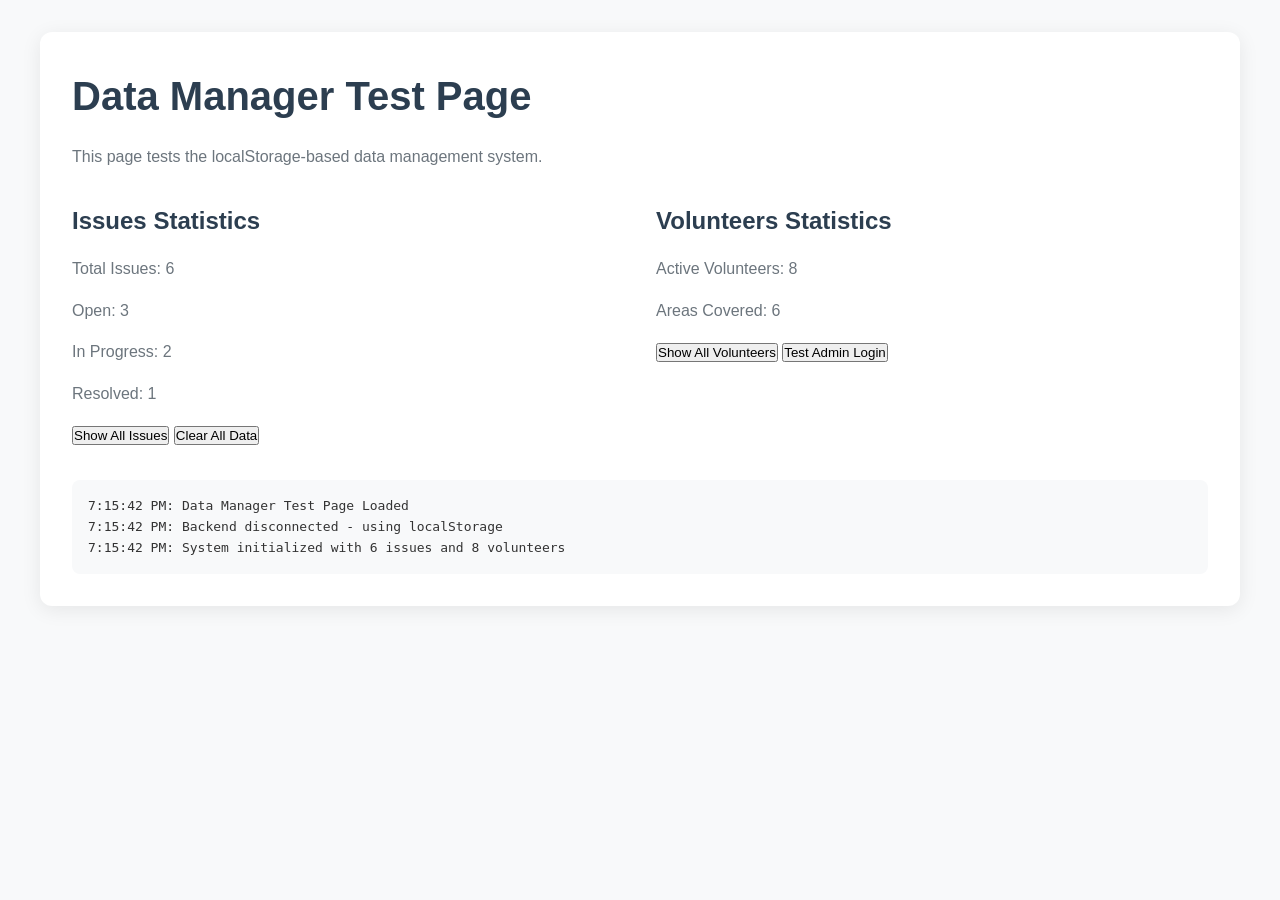
<file: test.html>
<!DOCTYPE html>
<html lang="en">
<head>
    <meta charset="UTF-8">
    <meta name="viewport" content="width=device-width, initial-scale=1.0">
    <title>Data Manager Test - Local Issues Reporter</title>
    <link rel="stylesheet" href="css/style.css">
</head>
<body>
    <div class="container" style="padding: 2rem 0;">
        <div style="background: white; padding: 2rem; border-radius: 12px; box-shadow: 0 4px 20px rgba(0,0,0,0.08);">
            <h1>Data Manager Test Page</h1>
            <p>This page tests the localStorage-based data management system.</p>
            
            <div style="display: grid; grid-template-columns: 1fr 1fr; gap: 2rem; margin: 2rem 0;">
                <div>
                    <h3>Issues Statistics</h3>
                    <div id="issues-stats"></div>
                    <button onclick="showIssues()">Show All Issues</button>
                    <button onclick="clearData()">Clear All Data</button>
                </div>
                
                <div>
                    <h3>Volunteers Statistics</h3>
                    <div id="volunteers-stats"></div>
                    <button onclick="showVolunteers()">Show All Volunteers</button>
                    <button onclick="testAdmin()">Test Admin Login</button>
                </div>
            </div>
            
            <div id="output" style="margin-top: 2rem; padding: 1rem; background: #f8f9fa; border-radius: 8px; white-space: pre-wrap; font-family: monospace; max-height: 400px; overflow-y: auto;"></div>
        </div>
    </div>

    <script src="js/data-manager.js"></script>
    <script>
        function log(message) {
            const output = document.getElementById('output');
            output.textContent += new Date().toLocaleTimeString() + ': ' + message + '\n';
            output.scrollTop = output.scrollHeight;
        }
        
        function showIssues() {
            const issues = window.dataManager.getIssues();
            log(`Found ${issues.length} issues:`);
            issues.forEach(issue => {
                log(`- Issue #${issue.id}: ${issue.title} (${issue.status})`);
            });
        }
        
        function showVolunteers() {
            const volunteers = window.dataManager.getVolunteers();
            log(`Found ${volunteers.length} volunteers:`);
            volunteers.forEach(volunteer => {
                log(`- ${volunteer.name} (${volunteer.area})`);
            });
        }
        
        function testAdmin() {
            const isAuth = window.dataManager.isAdminAuthenticated();
            log(`Admin authenticated: ${isAuth}`);
            
            if (!isAuth) {
                const success = window.dataManager.authenticateAdmin('admin', 'admin123');
                log(`Login attempt with admin/admin123: ${success}`);
                if (success) {
                    log('Admin logged in successfully!');
                }
            } else {
                window.dataManager.logoutAdmin();
                log('Admin logged out');
            }
        }
        
        function clearData() {
            if (confirm('Are you sure you want to clear all data? This will reset to sample data.')) {
                window.dataManager.clearAllData();
                location.reload();
            }
        }
        
        function updateStats() {
            const stats = window.dataManager.getStatistics();
            const issues = window.dataManager.getIssues();
            const volunteers = window.dataManager.getVolunteers();
            
            document.getElementById('issues-stats').innerHTML = `
                <p>Total Issues: ${stats.totalIssues}</p>
                <p>Open: ${stats.openIssues}</p>
                <p>In Progress: ${stats.inProgressIssues}</p>
                <p>Resolved: ${stats.resolvedIssues}</p>
            `;
            
            document.getElementById('volunteers-stats').innerHTML = `
                <p>Active Volunteers: ${stats.activeVolunteers}</p>
                <p>Areas Covered: ${[...new Set(volunteers.map(v => v.area))].length}</p>
            `;
        }
        
        // Initialize
        document.addEventListener('DOMContentLoaded', function() {
            log('Data Manager Test Page Loaded');
            log('Backend disconnected - using localStorage');
            updateStats();
            
            // Show initial data summary
            const stats = window.dataManager.getStatistics();
            log(`System initialized with ${stats.totalIssues} issues and ${stats.activeVolunteers} volunteers`);
        });
    </script>
</body>
</html>
</file>
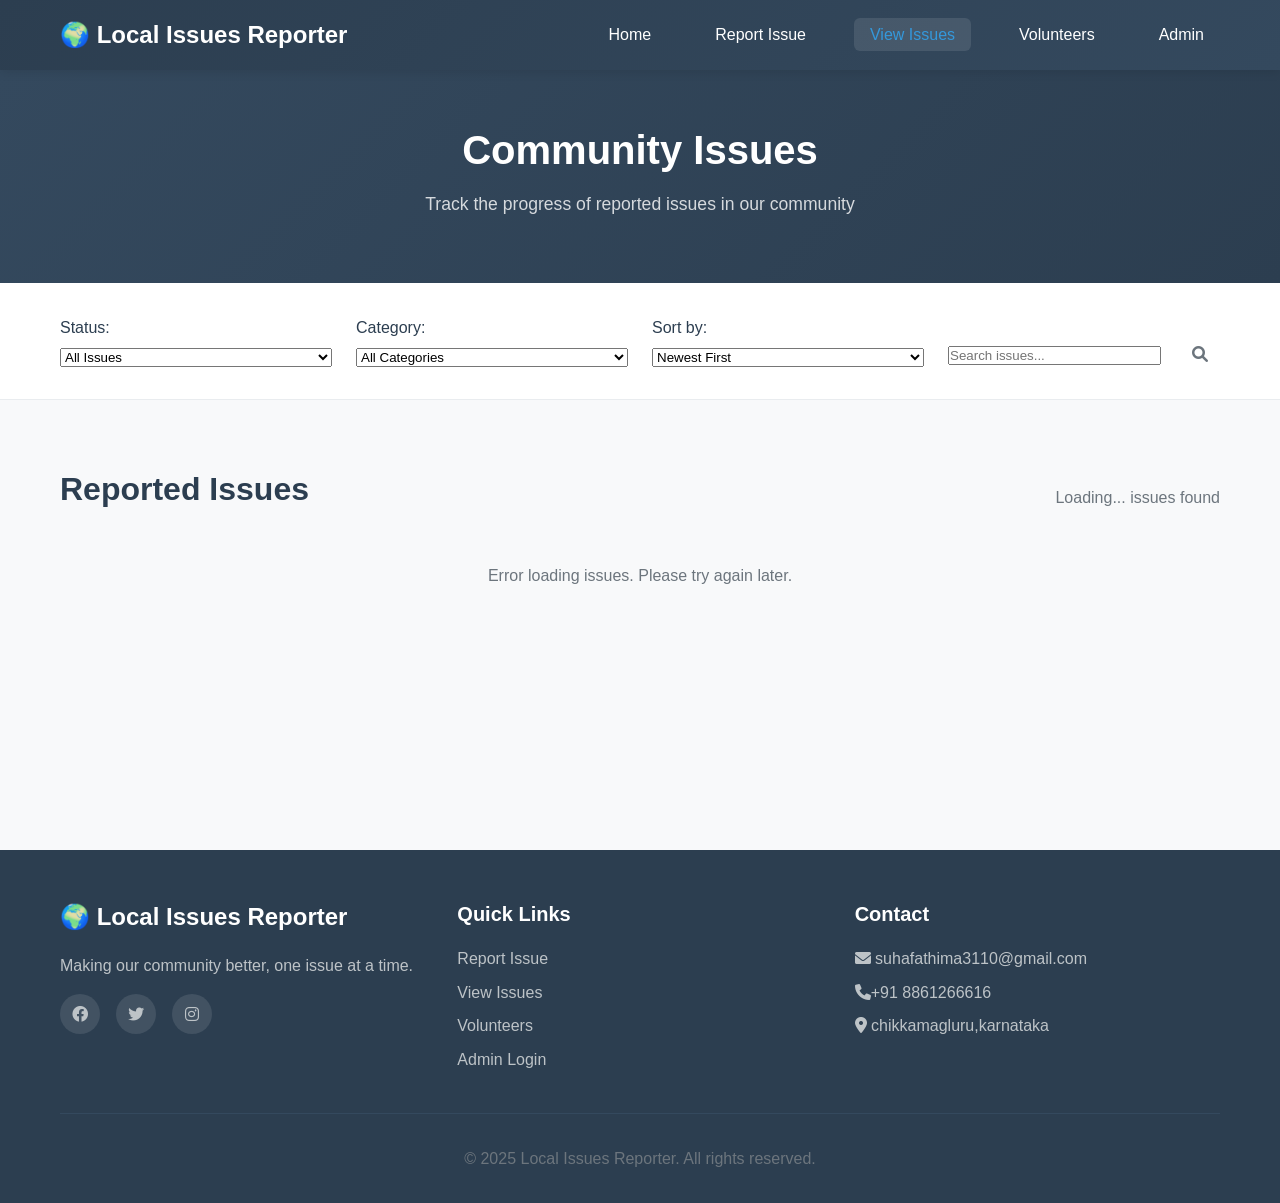
<file: view-issues.html>
<!DOCTYPE html>
<html lang="en">
<head>
    <meta charset="UTF-8">
    <meta name="viewport" content="width=device-width, initial-scale=1.0">
    <title>View Issues - Local Issues Reporter</title>
    <link rel="stylesheet" href="css/style.css">
    <link href="https://cdnjs.cloudflare.com/ajax/libs/font-awesome/6.0.0/css/all.min.css" rel="stylesheet">
</head>
<body>
    <!-- Navigation -->
    <nav class="navbar">
        <div class="nav-container">
            <div class="nav-logo">
                <h2>🌍 Local Issues Reporter</h2>
            </div>
            <ul class="nav-menu">
                <li class="nav-item">
                    <a href="index.html" class="nav-link">Home</a>
                </li>
                <li class="nav-item">
                    <a href="report-issue.html" class="nav-link">Report Issue</a>
                </li>
                <li class="nav-item">
                    <a href="view-issues.html" class="nav-link active">View Issues</a>
                </li>
                <li class="nav-item">
                    <a href="volunteers.html" class="nav-link">Volunteers</a>
                </li>
                <li class="nav-item">
                    <a href="admin/login.html" class="nav-link">Admin</a>
                </li>
            </ul>
            <div class="hamburger">
                <span class="bar"></span>
                <span class="bar"></span>
                <span class="bar"></span>
            </div>
        </div>
    </nav>

    <!-- Page Header -->
    <section class="page-header">
        <div class="container">
            <h1>Community Issues</h1>
            <p>Track the progress of reported issues in our community</p>
        </div>
    </section>

    <!-- Filters Section -->
    <section class="filters-section">
        <div class="container">
            <div class="filters-container">
                <div class="filter-group">
                    <label for="statusFilter">Status:</label>
                    <select id="statusFilter" onchange="filterIssues()">
                        <option value="all">All Issues</option>
                        <option value="open">Open</option>
                        <option value="in_progress">In Progress</option>
                        <option value="resolved">Resolved</option>
                    </select>
                </div>
                <div class="filter-group">
                    <label for="categoryFilter">Category:</label>
                    <select id="categoryFilter" onchange="filterIssues()">
                        <option value="all">All Categories</option>
                        <option value="pothole">Potholes</option>
                        <option value="streetlight">Street Lights</option>
                        <option value="water_supply">Water Supply</option>
                        <option value="garbage">Garbage</option>
                        <option value="public_transport">Public Transport</option>
                        <option value="sidewalk">Sidewalk</option>
                        <option value="traffic">Traffic</option>
                        <option value="noise">Noise</option>
                        <option value="park">Parks</option>
                        <option value="other">Other</option>
                    </select>
                </div>
                <div class="filter-group">
                    <label for="sortBy">Sort by:</label>
                    <select id="sortBy" onchange="filterIssues()">
                        <option value="newest">Newest First</option>
                        <option value="oldest">Oldest First</option>
                        <option value="status">Status</option>
                    </select>
                </div>
                <div class="search-group">
                    <input type="text" id="searchInput" placeholder="Search issues..." onkeyup="filterIssues()">
                    <i class="fas fa-search"></i>
                </div>
            </div>
        </div>
    </section>

    <!-- Issues List -->
    <section class="issues-section">
        <div class="container">
            <div class="issues-header">
                <h2>Reported Issues</h2>
                <div class="issues-count">
                    <span id="issuesCount">Loading...</span> issues found
                </div>
            </div>
            
            <div id="issuesList" class="issues-list">
                <!-- Issues will be loaded here via JavaScript -->
                <div class="loading">
                    <i class="fas fa-spinner fa-spin"></i>
                    <p>Loading issues...</p>
                </div>
            </div>

            <!-- Pagination -->
            <div id="pagination" class="pagination">
                <!-- Pagination buttons will be generated here -->
            </div>
        </div>
    </section>

    <!-- Issue Details Modal -->
    <div id="issueModal" class="modal">
        <div class="modal-content large">
            <div class="modal-header">
                <h2 id="modalTitle">Issue Details</h2>
                <span class="close" onclick="closeIssueModal()">&times;</span>
            </div>
            <div class="modal-body">
                <div class="issue-details">
                    <div class="issue-meta">
                        <div class="meta-item">
                            <strong>Issue ID:</strong>
                            <span id="detailId"></span>
                        </div>
                        <div class="meta-item">
                            <strong>Status:</strong>
                            <span id="detailStatus" class="status-badge"></span>
                        </div>
                        <div class="meta-item">
                            <strong>Category:</strong>
                            <span id="detailCategory"></span>
                        </div>
                        <div class="meta-item">
                            <strong>Reported:</strong>
                            <span id="detailDate"></span>
                        </div>
                    </div>
                    
                    <div class="issue-content">
                        <div class="content-section">
                            <h4>Location</h4>
                            <p id="detailAddress"></p>
                        </div>
                        
                        <div class="content-section">
                            <h4>Description</h4>
                            <p id="detailDescription"></p>
                        </div>
                        
                        <div class="content-section">
                            <h4>Reporter Information</h4>
                            <p><strong>Name:</strong> <span id="detailName"></span></p>
                            <p><strong>Email:</strong> <span id="detailEmail"></span></p>
                            <p id="detailPhoneContainer" style="display:none;"><strong>Phone:</strong> <span id="detailPhone"></span></p>
                        </div>
                        
                        <div id="detailPhotoContainer" class="content-section" style="display:none;">
                            <h4>Photo Evidence</h4>
                            <img id="detailPhoto" class="issue-photo" alt="Issue Photo">
                        </div>
                    </div>
                </div>
            </div>
            <div class="modal-footer">
                <button class="btn btn-secondary" onclick="closeIssueModal()">Close</button>
                <a id="contactReporterBtn" href="#" class="btn btn-primary">Contact Reporter</a>
            </div>
        </div>
    </div>

    <!-- Footer -->
    <footer class="footer">
        <div class="container">
            <div class="footer-content">
                <div class="footer-section">
                    <h3>🌍 Local Issues Reporter</h3>
                    <p>Making our community better, one issue at a time.</p>
                    <div class="social-links">
                        <a href="#"><i class="fab fa-facebook"></i></a>
                        <a href="#"><i class="fab fa-twitter"></i></a>
                        <a href="#"><i class="fab fa-instagram"></i></a>
                    </div>
                </div>
                <div class="footer-section">
                    <h4>Quick Links</h4>
                    <ul>
                        <li><a href="report-issue.html">Report Issue</a></li>
                        <li><a href="view-issues.html">View Issues</a></li>
                        <li><a href="volunteers.html">Volunteers</a></li>
                        <li><a href="admin/login.html">Admin Login</a></li>
                    </ul>
                </div>
                <div class="footer-section">
                    <h4>Contact</h4>
                    <p><i class="fas fa-envelope"></i> suhafathima3110@gmail.com</p>
                    <p><i class="fas fa-phone"></i>+91 8861266616 </p>
                    <p><i class="fas fa-map-marker-alt"></i> chikkamagluru,karnataka</p>
                </div>
            </div>
            <div class="footer-bottom">
                <p>&copy; 2025 Local Issues Reporter. All rights reserved.</p>
            </div>
        </div>
    </footer>

    <script src="js/data-manager.js"></script>
    <script src="js/main.js"></script>
    <script src="js/view-issues.js"></script>
</body>
</html>
</file>
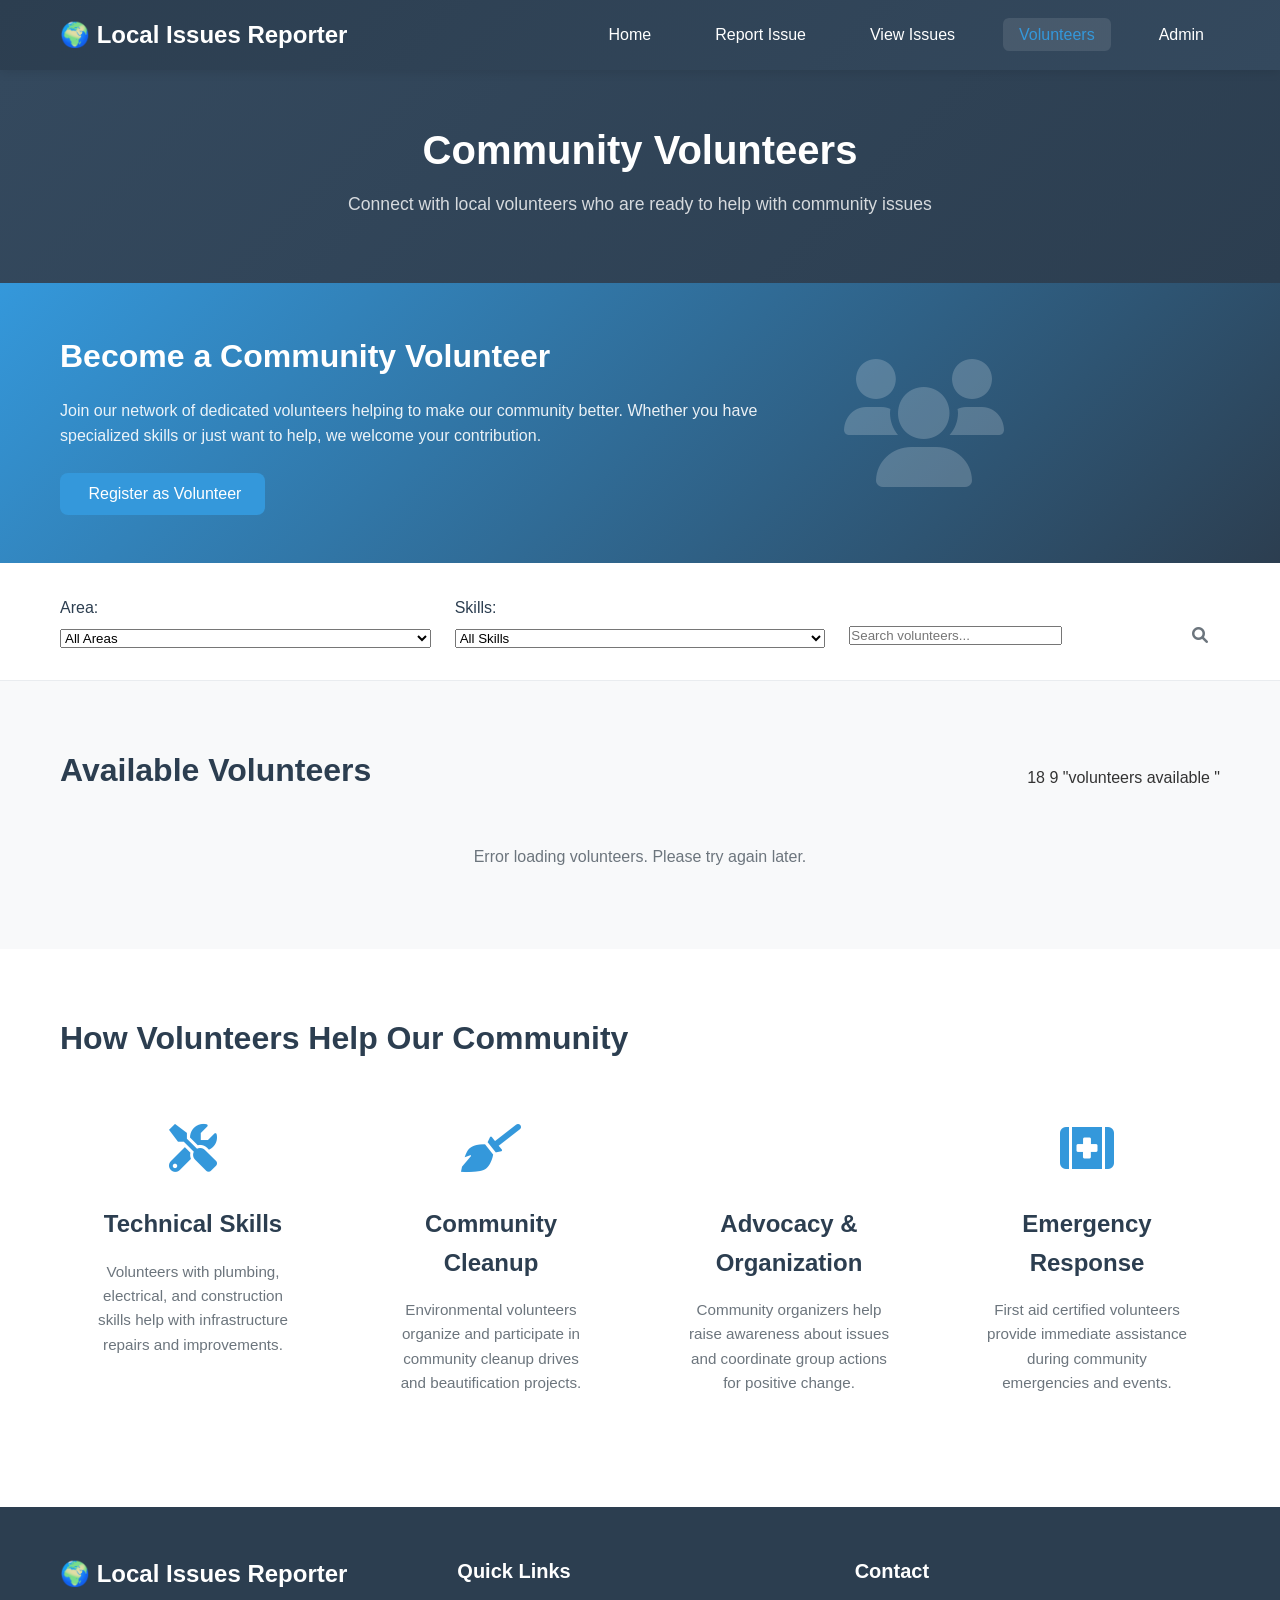
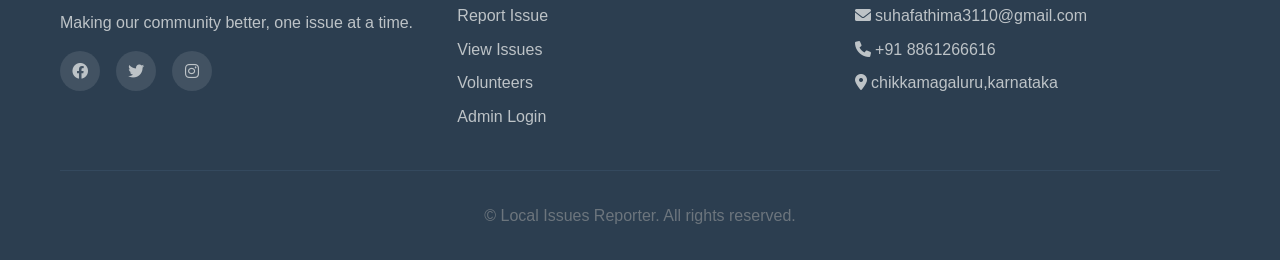
<file: volunteers.html>
<!DOCTYPE html>
<html lang="en">
<head>
    <meta charset="UTF-8">
    <meta name="viewport" content="width=device-width, initial-scale=1.0">
    <title>Volunteers - Local Issues Reporter</title>
    <link rel="stylesheet" href="css/style.css">
    <link href="https://cdnjs.cloudflare.com/ajax/libs/font-awesome/6.0.0/css/all.min.css" rel="stylesheet">
</head>
<body>
    <!-- Navigation -->
    <nav class="navbar">
        <div class="nav-container">
            <div class="nav-logo">
                <h2>🌍 Local Issues Reporter</h2>
            </div>
            <ul class="nav-menu">
                <li class="nav-item">
                    <a href="index.html" class="nav-link">Home</a>
                </li>
                <li class="nav-item">
                    <a href="report-issue.html" class="nav-link">Report Issue</a>
                </li>
                <li class="nav-item">
                    <a href="view-issues.html" class="nav-link">View Issues</a>
                </li>
                <li class="nav-item">
                    <a href="volunteers.html" class="nav-link active">Volunteers</a>
                </li>
                <li class="nav-item">
                    <a href="admin/login.html" class="nav-link">Admin</a>
                </li>
            </ul>
            <div class="hamburger">
                <span class="bar"></span>
                <span class="bar"></span>
                <span class="bar"></span>
            </div>
        </div>
    </nav>

    <!-- Page Header -->
    <section class="page-header">
        <div class="container">
            <h1>Community Volunteers</h1>
            <p>Connect with local volunteers who are ready to help with community issues</p>
        </div>
    </section>

    <!-- Volunteer Registration CTA -->
    <section class="volunteer-cta">
        <div class="container">
            <div class="cta-card">
                <div class="cta-content">
                    <h2>Become a Community Volunteer</h2>
                    <p>Join our network of dedicated volunteers helping to make our community better. Whether you have specialized skills or just want to help, we welcome your contribution.</p>
                    <button class="btn btn-primary" onclick="openVolunteerModal()">
                        <i class="fas fa-hand-helping"></i> Register as Volunteer
                    </button>
                </div>
                <div class="cta-image">
                    <i class="fas fa-users hero-icon"></i>
                </div>
            </div>
        </div>
    </section>

    <!-- Search and Filter -->
    <section class="volunteer-filters">
        <div class="container">
            <div class="filters-container">
                <div class="filter-group">
                    <label for="areaFilter">Area:</label>
                    <select id="areaFilter" onchange="filterVolunteers()">
                        <option value="all">All Areas</option>
                        <option value="Uppalli">Uppalli</option>
                        <option value="Vijayapura">Vijayapura</option>
                        <option value="Gowrikalwe">Gowrikalwe</option>
                        <option value="Dantarmukhi">Dantarmukhi</option>
                        <option value="AIT circle">AIT circle</option>
                        <option value="Undedasarahalli">Undedasarahalli</option>
                        <option value="Jaynagar">Jaynagar</option>
                        <option value="Kote">Kote</option>
                    </select>
                </div>
                <div class="filter-group">
                    <label for="skillFilter">Skills:</label>
                    <select id="skillFilter" onchange="filterVolunteers()">
                        <option value="all">All Skills</option>
                        <option value="plumbing">Plumbing</option>
                        <option value="electrical">Electrical</option>
                        <option value="construction">Construction</option>
                        <option value="cleanup">Environmental Cleanup</option>
                        <option value="organizing">Community Organizing</option>
                        <option value="it">IT Support</option>
                        <option value="first_aid">First Aid</option>
                    </select>
                </div>
                <div class="search-group">
                    <input type="text" id="volunteerSearch" placeholder="Search volunteers..." onkeyup="filterVolunteers()">
                    <i class="fas fa-search"></i>
                </div>
            </div>
        </div>
    </section>

    <!-- Volunteers List -->
    <section class="volunteers-section">
        <div class="container">
            <div class="volunteers-header">
                <h2>Available Volunteers</h2>
                <div class="volunteers-count">18
                    <span id="volunteerCount">9</span>
                    "volunteers available "
                </div>
            </div>
            <div id="volunteersList" class="volunteers-grid">
                <div class="volunteer-card"> 
                    <div class="volunteer-header">
                        <div class="volunteer-avatar">Q</div> 
                        <div class="volunteer-name">qwerty 123</div>
                    </div>
                    <div class="volunteer-info">
                        <div class="info-item">
                            <i class="fas fa-map-marker-alt">
                                ::before
                            </i>
                            <span>Upplli</span>
                        </div>
                        <div class="info-item">
                            <i class="fas fa-clock">
                                ::before
                            </i>
                            <span>weekends</span>
                        </div>
                        <div class="info-item">
                            <i class="fas fa-calender-plus">
                                ::before
                            </i>
                            <span>joined 1 day ago</span>
                        </div>
                    </div>
                    
            <div id="volunteersList" class="volunteers-grid">
                <div class="volunteer-card">
                    <div class="volunteers-header">
                        <div class="volunteer-avatar">V</div>
                        <div class="volunteer-name">qwerty</div>
                    </div>
                    <div class="volunteer-info">
                        <div class="info-item">
                            <i class="fas fa-map-marker-alt">
                                ::before
                            </i>
                            <span>Upplli</span>
                        </div>
                        <div class="info-item">
                            <i class="fas fa-clock">
                                ::before
                            </i>
                            <span>weekends</span>
                        </div>
                        <div class="info-item">
                            <i class="fas fa-calender-plus">
                                ::before
                            </i>
                            <span>joined 1 day ago</span>
                        </div>
                    </div>

                </div>
            </div>
        </div>
    </section>

    <!-- Volunteer Registration Modal -->
    <div id="volunteerModal" class="modal">
        <div class="modal-content">
            <div class="modal-header">
                <h2><i class="fas fa-user-plus"></i> Register as Volunteer</h2>
                <span class="close" onclick="closeVolunteerModal()">&times;</span>
            </div>
            <div class="modal-body">
                <form id="volunteerForm" method="POST">
                    <div class="form-grid">
                        <div class="form-group">
                            <label for="volName">Full Name *</label>
                            <input type="text" id="volName" name="name" required>
                        </div>
                        <div class="form-group">
                            <label for="volEmail">Email Address *</label>
                            <input type="email" id="volEmail" name="email" required>
                        </div>
                    </div>
                    
                    <div class="form-group">
                        <label for="volPhone">Phone Number *</label>
                        <input type="tel" id="volPhone" name="phone" required>
                    </div>
                    
                    <div class="form-group">
                        <label for="volArea">Service Area</label>
                        <select id="volArea" name="area">
                         <option value="all">All Skills</option>
                         <option value="plumbing">Plumbing</option>
                         <option value="electrical">Electrical</option>
                         <option value="construction">Construction</option>
                         <option value="cleanup">Environmental Cleanup</option>
                         <option value="organizing">Community Organizing</option>
                         <option value="it">IT Support</option>
                         <option value="first_aid">First Aid</option>
                        </select>
                    </div>
                    
                    <div class="form-group">
                        <label for="volSkills">Skills & Expertise</label>
                        <textarea id="volSkills" name="skills" rows="3" placeholder="List your skills, experience, or areas where you can help (e.g., Plumbing, Electrical work, Community organizing, etc.)"></textarea>
                    </div>
                    
                    <div class="form-group">
                        <label for="volAvailability">Availability</label>
                        <select id="volAvailability" name="availability">
                            <option value="Weekdays">Weekdays</option>
                            <option value="Weekends">Weekends</option>
                            <option value="Evenings">Evenings</option>
                            <option value="Flexible hours">Flexible Hours</option>
                            <option value="Emergency only">Emergency Only</option>
                        </select>
                    </div>
                    
                    <div class="form-group">
                        <label class="checkbox-container">
                            <input type="checkbox" id="volAgree" name="agree" required>
                            <span class="checkmark"></span>
                            I agree to be contacted by community members and local authorities for volunteer opportunities.
                        </label>
                    </div>
                </form>
            </div>
            <div class="modal-footer">
                <button class="btn btn-secondary" onclick="closeVolunteerModal()">Cancel</button>
                <button type="submit" form="volunteerForm" class="btn btn-primary">
                    <i class="fas fa-user-plus"></i> Register
                </button>
            </div>
        </div>
    </div>

    <!-- Volunteer Contact Modal -->
    <div id="contactModal" class="modal">
        <div class="modal-content">
            <div class="modal-header">
                <h2><i class="fas fa-envelope"></i> Contact Volunteer</h2>
                <span class="close" onclick="closeContactModal()">&times;</span>
            </div>
            <div class="modal-body">
                <div id="contactInfo" class="contact-info">
                    <!-- Volunteer contact information will be displayed here -->
                </div>
                <div class="contact-methods">
                    <h4>Contact Methods:</h4>
                    <div class="contact-buttons">
                        <a id="emailContact" href="#" class="btn btn-primary">
                            <i class="fas fa-envelope"></i> Send Email
                        </a>
                        <a id="phoneContact" href="#" class="btn btn-secondary">
                            <i class="fas fa-phone"></i> Call
                        </a>
                    </div>
                </div>
            </div>
            <div class="modal-footer">
                <button class="btn btn-secondary" onclick="closeContactModal()">Close</button>
            </div>
        </div>
    </div>

    <!-- Help Section -->
    <section class="help-section">
        <div class="container">
            <h2>How Volunteers Help Our Community</h2>
            <div class="help-grid">
                <div class="help-card">
                    <div class="help-icon">
                        <i class="fas fa-tools"></i>
                    </div>
                    <h3>Technical Skills</h3>
                    <p>Volunteers with plumbing, electrical, and construction skills help with infrastructure repairs and improvements.</p>
                </div>
                <div class="help-card">
                    <div class="help-icon">
                        <i class="fas fa-broom"></i>
                    </div>
                    <h3>Community Cleanup</h3>
                    <p>Environmental volunteers organize and participate in community cleanup drives and beautification projects.</p>
                </div>
                <div class="help-card">
                    <div class="help-icon">
                        <i class="fas fa-megaphone"></i>
                    </div>
                    <h3>Advocacy & Organization</h3>
                    <p>Community organizers help raise awareness about issues and coordinate group actions for positive change.</p>
                </div>
                <div class="help-card">
                    <div class="help-icon">
                        <i class="fas fa-first-aid"></i>
                    </div>
                    <h3>Emergency Response</h3>
                    <p>First aid certified volunteers provide immediate assistance during community emergencies and events.</p>
                </div>
            </div>
        </div>
    </section>

    <!-- Footer -->
    <footer class="footer">
        <div class="container">
            <div class="footer-content">
                <div class="footer-section">
                    <h3>🌍 Local Issues Reporter</h3>
                    <p>Making our community better, one issue at a time.</p>
                    <div class="social-links">
                        <a href="#"><i class="fab fa-facebook"></i></a>
                        <a href="#"><i class="fab fa-twitter"></i></a>
                        <a href="#"><i class="fab fa-instagram"></i></a>
                    </div>
                </div>
                <div class="footer-section">
                    <h4>Quick Links</h4>
                    <ul>
                        <li><a href="report-issue.html">Report Issue</a></li>
                        <li><a href="view-issues.html">View Issues</a></li>
                        <li><a href="volunteers.html">Volunteers</a></li>
                        <li><a href="admin/login.html">Admin Login</a></li>
                    </ul>
                </div>
                <div class="footer-section">
                    <h4>Contact</h4>
                    <p><i class="fas fa-envelope"></i> suhafathima3110@gmail.com</p>
                    <p><i class="fas fa-phone"></i> +91 8861266616</p>
                    <p><i class="fas fa-map-marker-alt"></i> chikkamagaluru,karnataka</p>
                </div>
            </div>
            <div class="footer-bottom">
                <p>&copy;  Local Issues Reporter. All rights reserved.</p>
            </div>
        </div>
    </footer>

    <script src="js/data-manager.js"></script>
    <script src="js/main.js"></script>
    <script src="js/volunteers.js"></script>
</body>
</html>
</file>
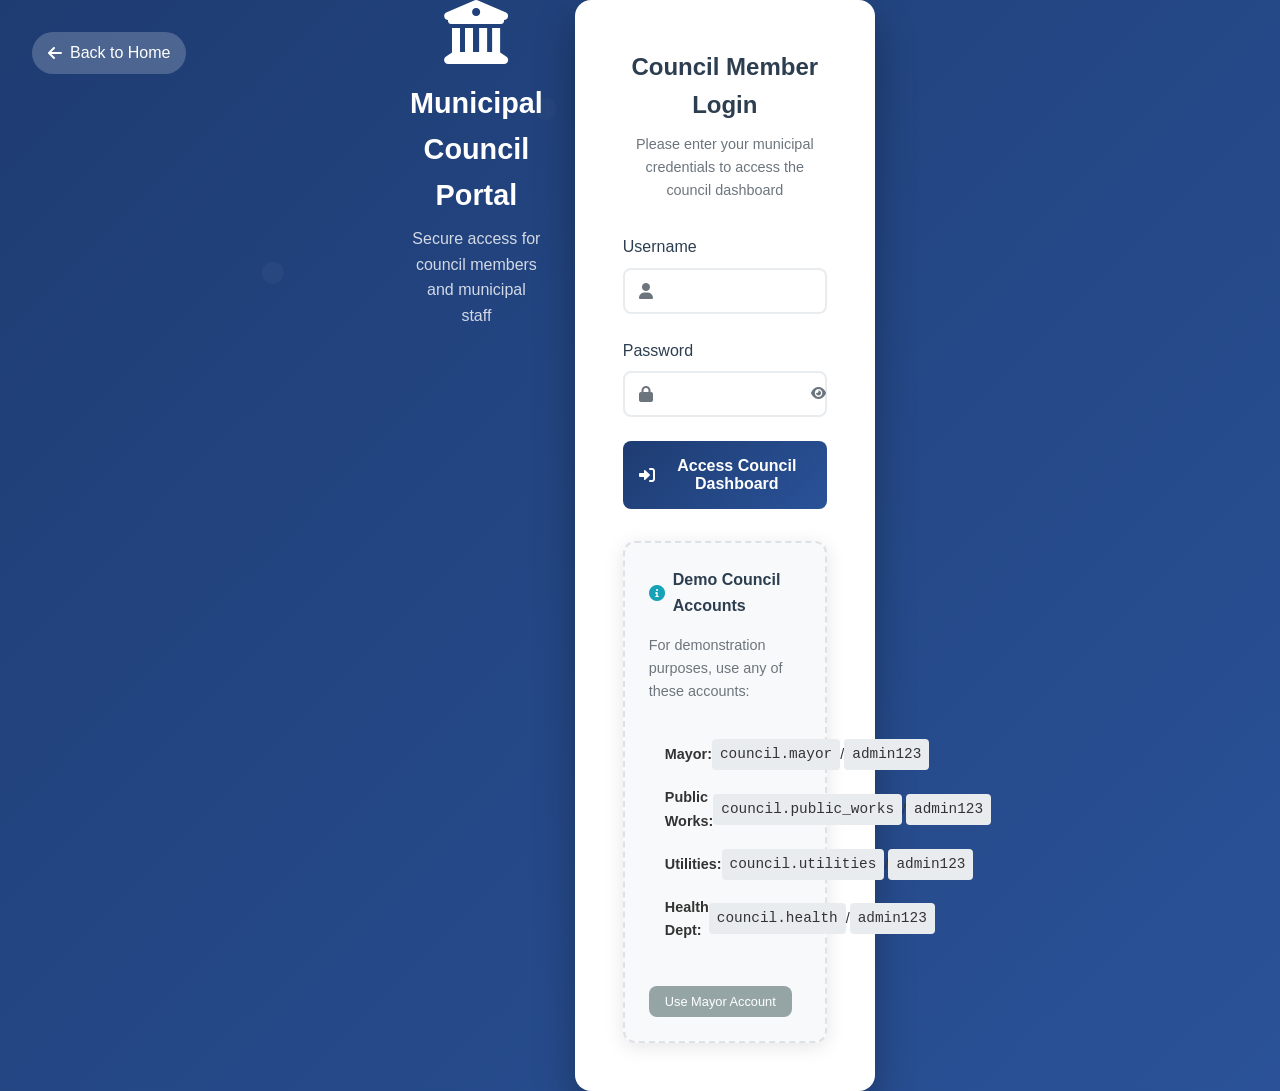
<file: council/dashboard.html>
<!DOCTYPE html>
<html lang="en">
<head>
    <meta charset="UTF-8">
    <meta name="viewport" content="width=device-width, initial-scale=1.0">
    <title>Municipal Council Dashboard - Local Issues Reporter</title>
    <link rel="stylesheet" href="../css/style.css">
    <link href="https://cdnjs.cloudflare.com/ajax/libs/font-awesome/6.0.0/css/all.min.css" rel="stylesheet">
    <style>
        .council-dashboard {
            background: #f8f9fa;
            min-height: 100vh;
            padding-top: 0;
        }

        .dashboard-header {
            background: linear-gradient(135deg, #1e3c72 0%, #2a5298 100%);
            color: white;
            padding: 2rem 0;
            margin-bottom: 2rem;
        }

        .dashboard-top {
            display: flex;
            justify-content: space-between;
            align-items: center;
            margin-bottom: 1.5rem;
        }

        .council-info h1 {
            margin: 0 0 0.5rem 0;
            font-size: 2rem;
        }

        .council-info p {
            margin: 0;
            opacity: 0.9;
        }

        .user-info {
            text-align: right;
        }

        .user-info h3 {
            margin: 0 0 0.5rem 0;
        }

        .user-info span {
            opacity: 0.8;
            font-size: 0.9rem;
        }

        .dashboard-nav {
            display: flex;
            gap: 1rem;
            flex-wrap: wrap;
        }

        .dashboard-nav button {
            background: rgba(255, 255, 255, 0.2);
            color: white;
            border: none;
            padding: 0.75rem 1.5rem;
            border-radius: 25px;
            cursor: pointer;
            transition: all 0.3s ease;
            font-weight: 500;
        }

        .dashboard-nav button.active,
        .dashboard-nav button:hover {
            background: rgba(255, 255, 255, 0.3);
            transform: translateY(-2px);
        }

        .logout-btn {
            background: rgba(255, 255, 255, 0.2);
            color: white;
            border: none;
            padding: 0.5rem 1rem;
            border-radius: 20px;
            cursor: pointer;
            transition: all 0.3s ease;
        }

        .logout-btn:hover {
            background: rgba(255, 255, 255, 0.3);
        }

        .dashboard-content {
            display: none;
        }

        .dashboard-content.active {
            display: block;
        }

        .stats-grid {
            display: grid;
            grid-template-columns: repeat(auto-fit, minmax(250px, 1fr));
            gap: 1.5rem;
            margin-bottom: 3rem;
        }

        .stat-card {
            background: white;
            padding: 2rem;
            border-radius: 12px;
            box-shadow: 0 4px 20px rgba(0,0,0,0.08);
            text-align: center;
            border-left: 4px solid #2a5298;
        }

        .stat-icon {
            width: 60px;
            height: 60px;
            margin: 0 auto 1rem;
            background: linear-gradient(135deg, #2a5298, #1e3c72);
            border-radius: 50%;
            display: flex;
            align-items: center;
            justify-content: center;
            font-size: 1.5rem;
            color: white;
        }

        .stat-number {
            font-size: 2.5rem;
            font-weight: 700;
            color: #2c3e50;
            margin-bottom: 0.5rem;
        }

        .stat-label {
            color: #6c757d;
            font-size: 0.9rem;
        }

        .issues-table {
            background: white;
            border-radius: 12px;
            box-shadow: 0 4px 20px rgba(0,0,0,0.08);
            overflow: hidden;
            margin-bottom: 2rem;
        }

        .table-header {
            background: #2a5298;
            color: white;
            padding: 1.5rem;
            display: flex;
            justify-content: space-between;
            align-items: center;
        }

        .table-filters {
            background: #f8f9fa;
            padding: 1rem 1.5rem;
            border-bottom: 1px solid #dee2e6;
        }

        .filters-row {
            display: flex;
            gap: 1rem;
            align-items: end;
            flex-wrap: wrap;
        }

        .filter-group {
            display: flex;
            flex-direction: column;
            min-width: 150px;
        }

        .filter-group label {
            font-size: 0.8rem;
            color: #6c757d;
            margin-bottom: 0.25rem;
        }

        .filter-group select,
        .filter-group input {
            padding: 0.5rem;
            border: 1px solid #dee2e6;
            border-radius: 6px;
            font-size: 0.9rem;
        }

        .table-wrapper {
            overflow-x: auto;
        }

        .issues-table table {
            width: 100%;
            border-collapse: collapse;
        }

        .issues-table th,
        .issues-table td {
            padding: 1rem;
            text-align: left;
            border-bottom: 1px solid #e9ecef;
        }

        .issues-table th {
            background: #f8f9fa;
            font-weight: 600;
            color: #2c3e50;
            font-size: 0.9rem;
        }

        .issues-table tr:hover {
            background: #f8f9fa;
        }

        .status-badge {
            padding: 0.25rem 0.75rem;
            border-radius: 12px;
            font-size: 0.75rem;
            font-weight: 600;
            text-transform: uppercase;
        }

        .status-open {
            background: #ffeaa7;
            color: #fdcb6e;
        }

        .status-in-progress {
            background: #74b9ff;
            color: white;
        }

        .status-resolved {
            background: #00b894;
            color: white;
        }

        .priority-badge {
            padding: 0.25rem 0.5rem;
            border-radius: 6px;
            font-size: 0.7rem;
            font-weight: 600;
        }

        .priority-high {
            background: #ff7675;
            color: white;
        }

        .priority-medium {
            background: #fdcb6e;
            color: white;
        }

        .priority-low {
            background: #00b894;
            color: white;
        }

        .action-buttons {
            display: flex;
            gap: 0.5rem;
        }

        .btn-sm {
            padding: 0.25rem 0.5rem;
            font-size: 0.75rem;
            border-radius: 4px;
        }

        .department-section {
            background: white;
            padding: 2rem;
            border-radius: 12px;
            box-shadow: 0 4px 20px rgba(0,0,0,0.08);
            margin-bottom: 2rem;
        }

        .welcome-message {
            background: linear-gradient(135deg, #74b9ff, #0984e3);
            color: white;
            padding: 2rem;
            border-radius: 12px;
            margin-bottom: 2rem;
            text-align: center;
        }

        .welcome-message h2 {
            margin: 0 0 1rem 0;
            font-size: 1.8rem;
        }

        .quick-actions {
            display: grid;
            grid-template-columns: repeat(auto-fit, minmax(250px, 1fr));
            gap: 1rem;
            margin-top: 2rem;
        }

        .action-card {
            background: rgba(255, 255, 255, 0.2);
            padding: 1.5rem;
            border-radius: 8px;
            text-align: center;
            cursor: pointer;
            transition: all 0.3s ease;
        }

        .action-card:hover {
            background: rgba(255, 255, 255, 0.3);
            transform: translateY(-2px);
        }

        .action-card i {
            font-size: 2rem;
            margin-bottom: 1rem;
        }

        @media (max-width: 768px) {
            .dashboard-top {
                flex-direction: column;
                text-align: center;
                gap: 1rem;
            }

            .user-info {
                text-align: center;
            }

            .dashboard-nav {
                justify-content: center;
            }

            .filters-row {
                flex-direction: column;
                align-items: stretch;
            }

            .filter-group {
                min-width: auto;
            }
        }
    </style>
</head>
<body class="council-dashboard">
    <!-- Dashboard Header -->
    <div class="dashboard-header">
        <div class="container">
            <div class="dashboard-top">
                <div class="council-info">
                    <h1><i class="fas fa-university"></i> Municipal Council Dashboard</h1>
                    <p>Community Issues Management System</p>
                </div>
                <div class="user-info">
                    <h3 id="userFullName">Loading...</h3>
                    <span id="userDepartment">Department</span>
                    <div style="margin-top: 0.5rem;">
                        <button class="logout-btn" onclick="logout()">
                            <i class="fas fa-sign-out-alt"></i> Logout
                        </button>
                    </div>
                </div>
            </div>
            
            <div class="dashboard-nav">
                <button class="active" onclick="switchTab('overview')">
                    <i class="fas fa-chart-pie"></i> Overview
                </button>
                <button onclick="switchTab('issues')">
                    <i class="fas fa-exclamation-triangle"></i> All Issues
                </button>
                <button onclick="switchTab('department')">
                    <i class="fas fa-building"></i> My Department
                </button>
                <button onclick="switchTab('reports')">
                    <i class="fas fa-chart-bar"></i> Reports
                </button>
            </div>
        </div>
    </div>

    <div class="container">
        <!-- Overview Tab -->
        <div id="overview-content" class="dashboard-content active">
            <div class="welcome-message">
                <h2>Welcome to the Municipal Council Portal</h2>
                <p>Manage community issues, coordinate with departments, and serve our citizens effectively.</p>
                
                <div class="quick-actions">
                    <div class="action-card" onclick="switchTab('issues')">
                        <i class="fas fa-tasks"></i>
                        <h4>Manage Issues</h4>
                        <p>View and update issue statuses</p>
                    </div>
                    <div class="action-card" onclick="switchTab('department')">
                        <i class="fas fa-users"></i>
                        <h4>Department View</h4>
                        <p>Focus on your department's issues</p>
                    </div>
                    <div class="action-card" onclick="switchTab('reports')">
                        <i class="fas fa-chart-line"></i>
                        <h4>Generate Reports</h4>
                        <p>Export and analyze data</p>
                    </div>
                </div>
            </div>

            <div class="stats-grid">
                <div class="stat-card">
                    <div class="stat-icon">
                        <i class="fas fa-exclamation-circle"></i>
                    </div>
                    <div class="stat-number" id="totalIssues">0</div>
                    <div class="stat-label">Total Issues</div>
                </div>
                <div class="stat-card">
                    <div class="stat-icon">
                        <i class="fas fa-clock"></i>
                    </div>
                    <div class="stat-number" id="openIssues">0</div>
                    <div class="stat-label">Open Issues</div>
                </div>
                <div class="stat-card">
                    <div class="stat-icon">
                        <i class="fas fa-cog"></i>
                    </div>
                    <div class="stat-number" id="inProgressIssues">0</div>
                    <div class="stat-label">In Progress</div>
                </div>
                <div class="stat-card">
                    <div class="stat-icon">
                        <i class="fas fa-check-circle"></i>
                    </div>
                    <div class="stat-number" id="resolvedIssues">0</div>
                    <div class="stat-label">Resolved</div>
                </div>
            </div>
        </div>

        <!-- Issues Tab -->
        <div id="issues-content" class="dashboard-content">
            <div class="issues-table">
                <div class="table-header">
                    <h3><i class="fas fa-list"></i> All Community Issues</h3>
                    <button class="btn btn-secondary" onclick="exportIssues()">
                        <i class="fas fa-download"></i> Export CSV
                    </button>
                </div>
                
                <div class="table-filters">
                    <div class="filters-row">
                        <div class="filter-group">
                            <label>Status</label>
                            <select id="statusFilter" onchange="filterIssues()">
                                <option value="all">All Statuses</option>
                                <option value="open">Open</option>
                                <option value="in_progress">In Progress</option>
                                <option value="resolved">Resolved</option>
                            </select>
                        </div>
                        <div class="filter-group">
                            <label>Category</label>
                            <select id="categoryFilter" onchange="filterIssues()">
                                <option value="all">All Categories</option>
                                <option value="pothole">Pothole</option>
                                <option value="streetlight">Street Light</option>
                                <option value="water_supply">Water Supply</option>
                                <option value="garbage">Garbage</option>
                                <option value="public_transport">Public Transport</option>
                                <option value="sidewalk">Sidewalk</option>
                            </select>
                        </div>
                        <div class="filter-group">
                            <label>Search</label>
                            <input type="text" id="searchInput" placeholder="Search issues..." onkeyup="filterIssues()">
                        </div>
                    </div>
                </div>

                <div class="table-wrapper">
                    <table>
                        <thead>
                            <tr>
                                <th>ID</th>
                                <th>Title</th>
                                <th>Category</th>
                                <th>Status</th>
                                <th>Reporter</th>
                                <th>Location</th>
                                <th>Created</th>
                                <th>Actions</th>
                            </tr>
                        </thead>
                        <tbody id="issuesTableBody">
                            <tr>
                                <td colspan="8" style="text-align: center; padding: 2rem;">
                                    <i class="fas fa-spinner fa-spin"></i> Loading issues...
                                </td>
                            </tr>
                        </tbody>
                    </table>
                </div>
            </div>
        </div>

        <!-- Department Tab -->
        <div id="department-content" class="dashboard-content">
            <div class="department-section">
                <h2><i class="fas fa-building"></i> <span id="departmentName">Department</span> Issues</h2>
                <p>Issues specifically assigned to your department or area of expertise.</p>
                
                <div id="departmentIssues" class="table-wrapper" style="margin-top: 2rem;">
                    <div style="text-align: center; padding: 2rem;">
                        <i class="fas fa-spinner fa-spin"></i> Loading department issues...
                    </div>
                </div>
            </div>
        </div>

        <!-- Reports Tab -->
        <div id="reports-content" class="dashboard-content">
            <div class="department-section">
                <h2><i class="fas fa-chart-bar"></i> Reports & Analytics</h2>
                <p>Generate reports and export data for analysis.</p>
                
                <div class="quick-actions" style="margin-top: 2rem;">
                    <div class="action-card" onclick="exportIssues()">
                        <i class="fas fa-file-excel"></i>
                        <h4>Export Issues</h4>
                        <p>Download all issues as CSV</p>
                    </div>
                    <div class="action-card" onclick="exportVolunteers()">
                        <i class="fas fa-users"></i>
                        <h4>Export Volunteers</h4>
                        <p>Download volunteer list</p>
                    </div>
                    <div class="action-card" onclick="generateReport()">
                        <i class="fas fa-chart-pie"></i>
                        <h4>Statistics Report</h4>
                        <p>Generate summary report</p>
                    </div>
                </div>
            </div>
        </div>
    </div>

    <script>
        let currentUser = null;
        let allIssues = [];

        // Initialize dashboard
        document.addEventListener('DOMContentLoaded', function() {
            loadCouncilDashboard();
        });

        // Load council dashboard data
        async function loadCouncilDashboard() {
            try {
                // Check authentication and load data
                const response = await fetch('../includes/council_dashboard.php');
                const result = await response.json();

                if (result.success) {
                    currentUser = result.data.user;
                    allIssues = result.data.issues;
                    
                    // Update user info
                    document.getElementById('userFullName').textContent = currentUser.full_name;
                    document.getElementById('userDepartment').textContent = currentUser.department;
                    document.getElementById('departmentName').textContent = currentUser.department;
                    
                    // Update statistics
                    updateStatistics(result.data.statistics);
                    
                    // Load issues table
                    loadIssuesTable();
                    
                } else {
                    // Redirect to login if not authenticated
                    window.location.href = 'login.html';
                }
            } catch (error) {
                console.error('Error loading council dashboard:', error);
                window.location.href = 'login.html';
            }
        }

        // Update statistics
        function updateStatistics(stats) {
            document.getElementById('totalIssues').textContent = stats.issues.total;
            document.getElementById('openIssues').textContent = stats.issues.open;
            document.getElementById('inProgressIssues').textContent = stats.issues.in_progress;
            document.getElementById('resolvedIssues').textContent = stats.issues.resolved;
        }

        // Load issues table
        function loadIssuesTable() {
            const tbody = document.getElementById('issuesTableBody');
            
            if (allIssues.length === 0) {
                tbody.innerHTML = '<tr><td colspan="8" style="text-align: center;">No issues found</td></tr>';
                return;
            }

            const html = allIssues.map(issue => `
                <tr>
                    <td>#${issue.id}</td>
                    <td>${truncateText(issue.title, 30)}</td>
                    <td><span class="priority-badge priority-medium">${formatCategory(issue.category)}</span></td>
                    <td><span class="status-badge status-${issue.status.replace('_', '-')}">${formatStatus(issue.status)}</span></td>
                    <td>${issue.reporter_name}</td>
                    <td>${truncateText(issue.address, 25)}</td>
                    <td>${formatDate(issue.created_at)}</td>
                    <td>
                        <div class="action-buttons">
                            <button class="btn btn-primary btn-sm" onclick="updateIssueStatus(${issue.id}, '${getNextStatus(issue.status)}')">
                                ${getStatusAction(issue.status)}
                            </button>
                            <button class="btn btn-secondary btn-sm" onclick="contactReporter('${issue.reporter_email}')">
                                Contact
                            </button>
                        </div>
                    </td>
                </tr>
            `).join('');
            
            tbody.innerHTML = html;
        }

        // Switch tabs
        function switchTab(tabName) {
            // Update nav buttons
            document.querySelectorAll('.dashboard-nav button').forEach(btn => {
                btn.classList.remove('active');
            });
            event.target.classList.add('active');

            // Update content
            document.querySelectorAll('.dashboard-content').forEach(content => {
                content.classList.remove('active');
            });
            document.getElementById(tabName + '-content').classList.add('active');
        }

        // Helper functions
        function formatCategory(category) {
            const names = {
                pothole: 'Pothole',
                streetlight: 'Street Light',
                water_supply: 'Water Supply',
                garbage: 'Garbage',
                public_transport: 'Transport',
                sidewalk: 'Sidewalk'
            };
            return names[category] || category;
        }

        function formatStatus(status) {
            const statuses = {
                open: 'Open',
                in_progress: 'In Progress',
                resolved: 'Resolved'
            };
            return statuses[status] || status;
        }

        function formatDate(dateString) {
            return new Date(dateString).toLocaleDateString();
        }

        function truncateText(text, maxLength) {
            return text.length > maxLength ? text.substring(0, maxLength) + '...' : text;
        }

        function getNextStatus(currentStatus) {
            const statusFlow = {
                'open': 'in_progress',
                'in_progress': 'resolved',
                'resolved': 'open'
            };
            return statusFlow[currentStatus] || 'in_progress';
        }

        function getStatusAction(currentStatus) {
            const actions = {
                'open': 'Start Work',
                'in_progress': 'Mark Resolved',
                'resolved': 'Reopen'
            };
            return actions[currentStatus] || 'Update';
        }

        // Update issue status
        async function updateIssueStatus(issueId, newStatus) {
            try {
                const response = await fetch('../includes/council_update_issue.php', {
                    method: 'POST',
                    headers: {
                        'Content-Type': 'application/json'
                    },
                    body: JSON.stringify({
                        issue_id: issueId,
                        status: newStatus
                    })
                });

                const result = await response.json();
                
                if (result.success) {
                    showToast('Issue status updated successfully', 'success');
                    loadCouncilDashboard(); // Refresh data
                } else {
                    showToast(result.message || 'Failed to update issue status', 'error');
                }
            } catch (error) {
                console.error('Error updating issue status:', error);
                showToast('Network error occurred', 'error');
            }
        }

        // Contact reporter
        function contactReporter(email) {
            window.open(`mailto:${email}?subject=Regarding your community issue report&body=Dear Citizen,%0A%0AThank you for reporting the community issue. We are working on addressing it.%0A%0ABest regards,%0AMunicipal Council`, '_blank');
        }

        // Export functions
        function exportIssues() {
            showToast('Exporting issues data...', 'info');
            // Implement export functionality
        }

        function exportVolunteers() {
            showToast('Exporting volunteers data...', 'info');
            // Implement export functionality
        }

        function generateReport() {
            showToast('Generating report...', 'info');
            // Implement report generation
        }

        // Logout
        function logout() {
            if (confirm('Are you sure you want to logout?')) {
                fetch('../includes/council_logout.php', { method: 'POST' })
                    .then(() => {
                        window.location.href = 'login.html';
                    });
            }
        }

        // Toast notifications
        function showToast(message, type = 'info', duration = 3000) {
            // Create toast container if it doesn't exist
            let container = document.getElementById('toast-container');
            if (!container) {
                container = document.createElement('div');
                container.id = 'toast-container';
                container.style.cssText = `
                    position: fixed;
                    top: 20px;
                    right: 20px;
                    z-index: 10000;
                    max-width: 400px;
                `;
                document.body.appendChild(container);
            }
            
            // Create toast element
            const toast = document.createElement('div');
            toast.style.cssText = `
                background: ${type === 'success' ? '#27ae60' : type === 'error' ? '#e74c3c' : '#3498db'};
                color: white;
                padding: 1rem 1.5rem;
                border-radius: 8px;
                margin-bottom: 10px;
                box-shadow: 0 4px 12px rgba(0,0,0,0.15);
                transform: translateX(100%);
                transition: transform 0.3s ease;
                cursor: pointer;
            `;
            
            const icon = type === 'success' ? 'check-circle' : type === 'error' ? 'exclamation-circle' : 'info-circle';
            toast.innerHTML = `<i class="fas fa-${icon}"></i> ${message}`;
            
            container.appendChild(toast);
            
            // Animate in
            setTimeout(() => {
                toast.style.transform = 'translateX(0)';
            }, 100);
            
            // Auto remove
            setTimeout(() => {
                toast.style.transform = 'translateX(100%)';
                setTimeout(() => {
                    if (container.contains(toast)) {
                        container.removeChild(toast);
                    }
                }, 300);
            }, duration);
            
            // Click to dismiss
            toast.addEventListener('click', () => {
                toast.style.transform = 'translateX(100%)';
                setTimeout(() => {
                    if (container.contains(toast)) {
                        container.removeChild(toast);
                    }
                }, 300);
            });
        }

        // Filter issues (placeholder)
        function filterIssues() {
            // Implement filtering logic
            console.log('Filtering issues...');
        }
    </script>
</body>
</html>
</file>
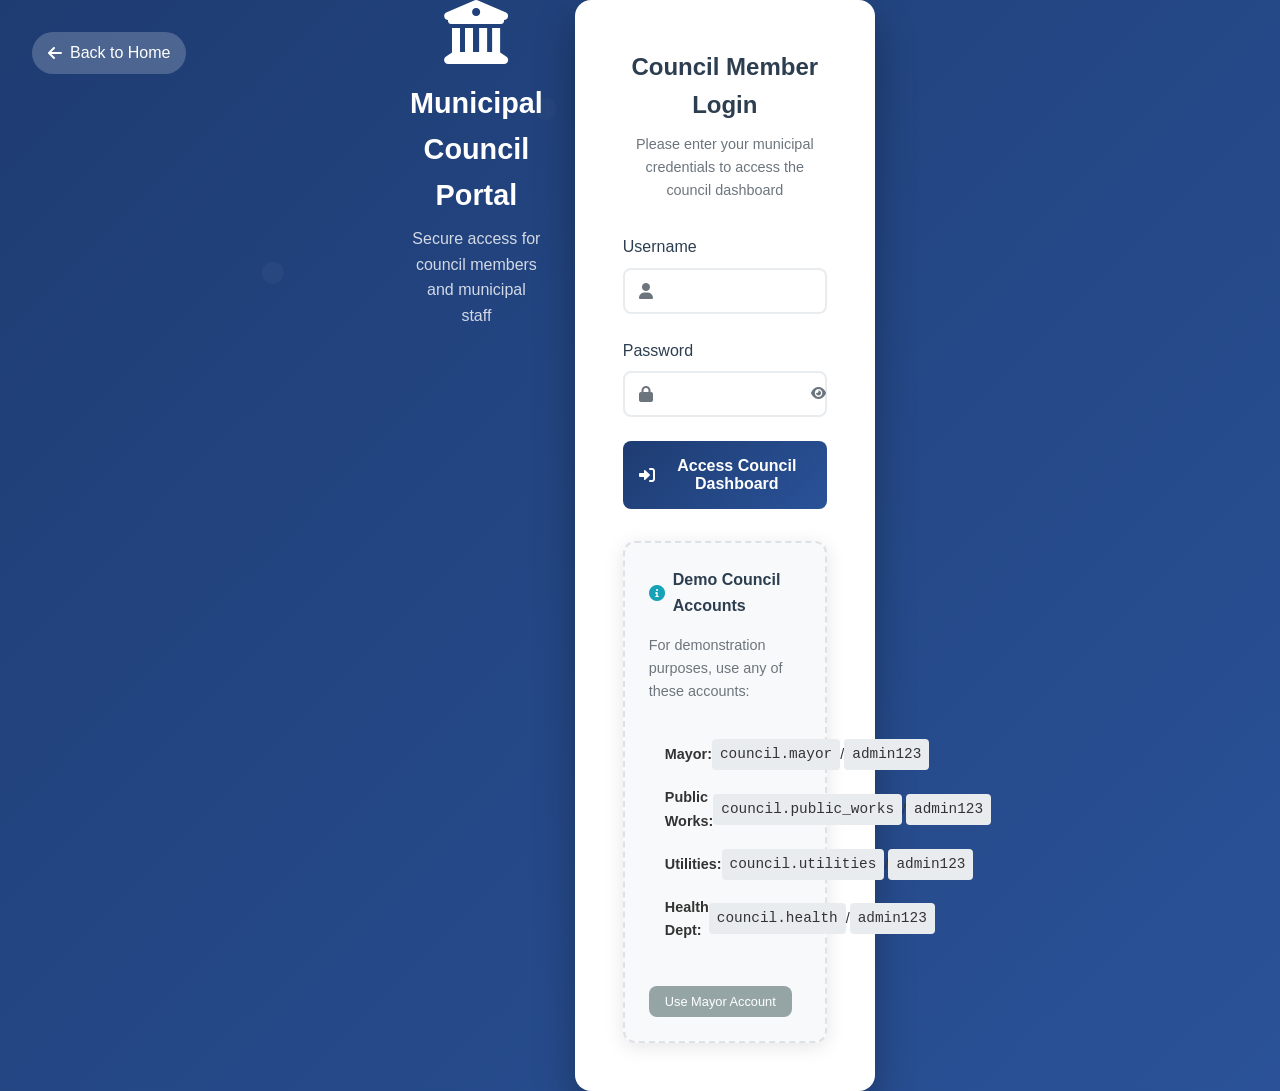
<file: council/login.html>
<!DOCTYPE html>
<html lang="en">
<head>
    <meta charset="UTF-8">
    <meta name="viewport" content="width=device-width, initial-scale=1.0">
    <title>Municipal Council Login - Local Issues Reporter</title>
    <link rel="stylesheet" href="../css/style.css">
    <link href="https://cdnjs.cloudflare.com/ajax/libs/font-awesome/6.0.0/css/all.min.css" rel="stylesheet">
    <style>
        .council-login {
            background: linear-gradient(135deg, #1e3c72 0%, #2a5298 100%);
            min-height: 100vh;
            display: flex;
            align-items: center;
            justify-content: center;
            position: relative;
        }

        .council-login::before {
            content: '';
            position: absolute;
            top: 0;
            left: 0;
            right: 0;
            bottom: 0;
            background: url('data:image/svg+xml,<svg xmlns="http://www.w3.org/2000/svg" viewBox="0 0 100 100"><defs><pattern id="grain" width="100" height="100" patternUnits="userSpaceOnUse"><circle cx="25" cy="25" r="1" fill="rgba(255,255,255,0.1)"/><circle cx="75" cy="75" r="1" fill="rgba(255,255,255,0.05)"/><circle cx="50" cy="10" r="1" fill="rgba(255,255,255,0.08)"/></pattern></defs><rect width="100" height="100" fill="url(%23grain)"/></svg>');
            opacity: 0.3;
        }

        .login-container {
            position: relative;
            z-index: 1;
            max-width: 500px;
            width: 90%;
        }

        .council-logo {
            text-align: center;
            margin-bottom: 2rem;
        }

        .council-logo i {
            font-size: 4rem;
            color: white;
            margin-bottom: 1rem;
            display: block;
        }

        .council-logo h1 {
            color: white;
            font-size: 1.8rem;
            margin-bottom: 0.5rem;
            font-weight: 600;
        }

        .council-logo p {
            color: rgba(255, 255, 255, 0.8);
            font-size: 1rem;
        }

        .login-card {
            background: white;
            border-radius: 16px;
            padding: 3rem;
            box-shadow: 0 20px 40px rgba(0, 0, 0, 0.3);
            backdrop-filter: blur(10px);
        }

        .login-header {
            text-align: center;
            margin-bottom: 2rem;
        }

        .login-header h2 {
            color: #2c3e50;
            font-size: 1.5rem;
            margin-bottom: 0.5rem;
        }

        .login-header p {
            color: #6c757d;
            font-size: 0.9rem;
        }

        .form-group {
            margin-bottom: 1.5rem;
        }

        .form-group label {
            display: block;
            margin-bottom: 0.5rem;
            color: #2c3e50;
            font-weight: 500;
        }

        .input-wrapper {
            position: relative;
        }

        .input-wrapper i {
            position: absolute;
            left: 1rem;
            top: 50%;
            transform: translateY(-50%);
            color: #6c757d;
        }

        .form-group input {
            width: 100%;
            padding: 0.75rem 1rem 0.75rem 3rem;
            border: 2px solid #e9ecef;
            border-radius: 8px;
            font-size: 1rem;
            transition: all 0.3s ease;
        }

        .form-group input:focus {
            outline: none;
            border-color: #2a5298;
            box-shadow: 0 0 0 3px rgba(42, 82, 152, 0.1);
        }

        .password-toggle {
            position: absolute;
            right: 1rem;
            top: 50%;
            transform: translateY(-50%);
            background: none;
            border: none;
            color: #6c757d;
            cursor: pointer;
            padding: 0.5rem;
        }

        .login-btn {
            width: 100%;
            padding: 1rem;
            background: linear-gradient(135deg, #1e3c72 0%, #2a5298 100%);
            color: white;
            border: none;
            border-radius: 8px;
            font-size: 1rem;
            font-weight: 600;
            cursor: pointer;
            transition: all 0.3s ease;
            display: flex;
            align-items: center;
            justify-content: center;
            gap: 0.5rem;
        }

        .login-btn:hover {
            transform: translateY(-2px);
            box-shadow: 0 8px 25px rgba(42, 82, 152, 0.3);
        }

        .login-btn:disabled {
            opacity: 0.7;
            cursor: not-allowed;
            transform: none;
        }

        .demo-credentials {
            margin-top: 2rem;
            padding: 1.5rem;
            background: #f8f9fa;
            border-radius: 12px;
            border: 2px dashed #dee2e6;
        }

        .demo-header {
            display: flex;
            align-items: center;
            gap: 0.5rem;
            margin-bottom: 1rem;
        }

        .demo-header i {
            color: #17a2b8;
        }

        .demo-header h3 {
            color: #2c3e50;
            font-size: 1rem;
            margin: 0;
        }

        .credentials {
            margin-bottom: 1rem;
        }

        .credential-item {
            margin-bottom: 0.5rem;
            font-size: 0.9rem;
        }

        .credential-item code {
            background: #e9ecef;
            padding: 0.25rem 0.5rem;
            border-radius: 4px;
            font-family: monospace;
        }

        .btn-small {
            padding: 0.5rem 1rem;
            font-size: 0.8rem;
        }

        .error-message {
            color: #e74c3c;
            font-size: 0.8rem;
            margin-top: 0.5rem;
            display: none;
        }

        .back-link {
            position: absolute;
            top: 2rem;
            left: 2rem;
            z-index: 2;
        }

        .back-link a {
            color: white;
            text-decoration: none;
            display: flex;
            align-items: center;
            gap: 0.5rem;
            padding: 0.5rem 1rem;
            background: rgba(255, 255, 255, 0.2);
            border-radius: 25px;
            transition: all 0.3s ease;
        }

        .back-link a:hover {
            background: rgba(255, 255, 255, 0.3);
        }

        @media (max-width: 768px) {
            .login-card {
                padding: 2rem;
                margin: 1rem;
            }
            
            .back-link {
                top: 1rem;
                left: 1rem;
            }
        }
    </style>
</head>
<body>
    <div class="council-login">
        <div class="back-link">
            <a href="../index.html">
                <i class="fas fa-arrow-left"></i>
                Back to Home
            </a>
        </div>

        <div class="login-container">
            <div class="council-logo">
                <i class="fas fa-university"></i>
                <h1>Municipal Council Portal</h1>
                <p>Secure access for council members and municipal staff</p>
            </div>

            <div class="login-card">
                <div class="login-header">
                    <h2>Council Member Login</h2>
                    <p>Please enter your municipal credentials to access the council dashboard</p>
                </div>

                <form id="councilLoginForm" method="POST">
                    <div class="form-group">
                        <label for="username">Username</label>
                        <div class="input-wrapper">
                            <i class="fas fa-user"></i>
                            <input type="text" id="username" name="username" required>
                        </div>
                        <span class="error-message" id="usernameError"></span>
                    </div>

                    <div class="form-group">
                        <label for="password">Password</label>
                        <div class="input-wrapper">
                            <i class="fas fa-lock"></i>
                            <input type="password" id="password" name="password" required>
                            <button type="button" class="password-toggle" onclick="togglePassword()">
                                <i class="fas fa-eye" id="passwordToggleIcon"></i>
                            </button>
                        </div>
                        <span class="error-message" id="passwordError"></span>
                    </div>

                    <button type="submit" class="btn login-btn">
                        <i class="fas fa-sign-in-alt"></i>
                        Access Council Dashboard
                    </button>
                </form>

                <!-- Demo Credentials -->
                <div class="demo-credentials">
                    <div class="demo-header">
                        <i class="fas fa-info-circle"></i>
                        <h3>Demo Council Accounts</h3>
                    </div>
                    <div class="demo-content">
                        <p style="margin-bottom: 1rem;">For demonstration purposes, use any of these accounts:</p>
                        <div class="credentials">
                            <div class="credential-item">
                                <strong>Mayor:</strong> <code>council.mayor</code> / <code>admin123</code>
                            </div>
                            <div class="credential-item">
                                <strong>Public Works:</strong> <code>council.public_works</code> / <code>admin123</code>
                            </div>
                            <div class="credential-item">
                                <strong>Utilities:</strong> <code>council.utilities</code> / <code>admin123</code>
                            </div>
                            <div class="credential-item">
                                <strong>Health Dept:</strong> <code>council.health</code> / <code>admin123</code>
                            </div>
                        </div>
                        <button class="btn btn-secondary btn-small" onclick="fillDemoCredentials('council.mayor')">
                            Use Mayor Account
                        </button>
                    </div>
                </div>
            </div>
        </div>
    </div>

    <!-- Success/Error Modal -->
    <div id="messageModal" class="modal">
        <div class="modal-content">
            <div class="modal-header">
                <h2 id="modalTitle">Login Status</h2>
                <span class="close" onclick="closeMessageModal()">&times;</span>
            </div>
            <div class="modal-body">
                <div id="modalMessage" class="modal-message">
                    <!-- Message will be inserted here -->
                </div>
            </div>
            <div class="modal-footer">
                <button class="btn btn-primary" onclick="closeMessageModal()">OK</button>
            </div>
        </div>
    </div>

    <script>
        // Demo credentials data
        const demoAccounts = {
            'council.mayor': { username: 'council.mayor', password: 'admin123' },
            'council.public_works': { username: 'council.public_works', password: 'admin123' },
            'council.utilities': { username: 'council.utilities', password: 'admin123' },
            'council.health': { username: 'council.health', password: 'admin123' }
        };

        // Fill demo credentials
        function fillDemoCredentials(accountType) {
            const account = demoAccounts[accountType];
            if (account) {
                document.getElementById('username').value = account.username;
                document.getElementById('password').value = account.password;
            }
        }

        // Toggle password visibility
        function togglePassword() {
            const passwordInput = document.getElementById('password');
            const toggleIcon = document.getElementById('passwordToggleIcon');
            
            if (passwordInput.type === 'password') {
                passwordInput.type = 'text';
                toggleIcon.className = 'fas fa-eye-slash';
            } else {
                passwordInput.type = 'password';
                toggleIcon.className = 'fas fa-eye';
            }
        }

        // Handle form submission
        document.getElementById('councilLoginForm').addEventListener('submit', async function(e) {
            e.preventDefault();
            
            const username = document.getElementById('username').value;
            const password = document.getElementById('password').value;
            
            if (!username || !password) {
                showMessage('Error', 'Please fill in all fields.', 'error');
                return;
            }
            
            // Show loading state
            const submitButton = this.querySelector('button[type="submit"]');
            const originalText = submitButton.innerHTML;
            submitButton.disabled = true;
            submitButton.innerHTML = '<i class="fas fa-spinner fa-spin"></i> Authenticating...';
            
            try {
                // Submit to PHP backend
                const response = await fetch('../includes/council_login.php', {
                    method: 'POST',
                    headers: {
                        'Content-Type': 'application/json'
                    },
                    body: JSON.stringify({ username, password })
                });
                
                const result = await response.json();
                
                // Reset button
                submitButton.disabled = false;
                submitButton.innerHTML = originalText;
                
                if (result.success) {
                    showMessage('Success', 'Login successful! Redirecting to council dashboard...', 'success');
                    setTimeout(() => {
                        window.location.href = 'dashboard.html';
                    }, 2000);
                } else {
                    showMessage('Error', result.message || 'Invalid credentials for municipal council access.', 'error');
                }
            } catch (error) {
                // Reset button
                submitButton.disabled = false;
                submitButton.innerHTML = originalText;
                
                console.error('Council login error:', error);
                showMessage('Error', 'Network error occurred. Please try again.', 'error');
            }
        });

        // Show message modal
        function showMessage(title, message, type) {
            document.getElementById('modalTitle').textContent = title;
            document.getElementById('modalMessage').innerHTML = `
                <div class="message ${type}">
                    <i class="fas fa-${type === 'success' ? 'check-circle' : 'exclamation-circle'}"></i>
                    <p>${message}</p>
                </div>
            `;
            document.getElementById('messageModal').style.display = 'block';
            document.body.style.overflow = 'hidden';
        }

        // Close message modal
        function closeMessageModal() {
            document.getElementById('messageModal').style.display = 'none';
            document.body.style.overflow = 'auto';
        }

        // Close modal when clicking outside
        document.getElementById('messageModal').addEventListener('click', function(e) {
            if (e.target === this) {
                closeMessageModal();
            }
        });

        // Close modal with Escape key
        document.addEventListener('keydown', function(e) {
            if (e.key === 'Escape' && document.getElementById('messageModal').style.display === 'block') {
                closeMessageModal();
            }
        });
    </script>
</body>
</html>
</file>
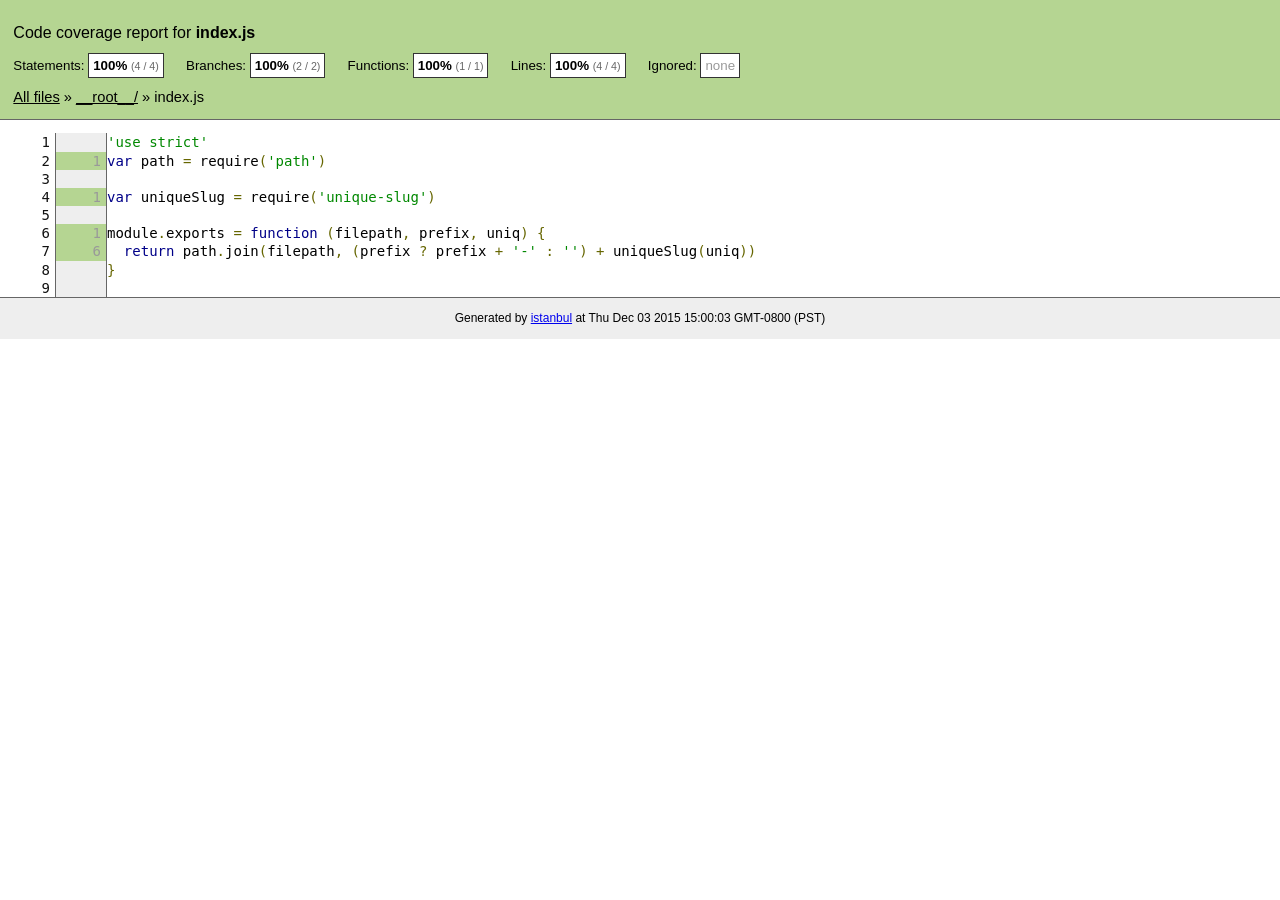
<file: node_modules/unique-filename/coverage/__root__/index.js.html>
<!doctype html>
<html lang="en">
<head>
    <title>Code coverage report for index.js</title>
    <meta charset="utf-8">
    <link rel="stylesheet" href="../prettify.css">
    <link rel="stylesheet" href="../base.css">
    <style type='text/css'>
        div.coverage-summary .sorter {
            background-image: url(../sort-arrow-sprite.png);
        }
    </style>
</head>
<body>
<div class="header high">
    <h1>Code coverage report for <span class="entity">index.js</span></h1>
    <h2>
        Statements: <span class="metric">100% <small>(4 / 4)</small></span> &nbsp;&nbsp;&nbsp;&nbsp;
        Branches: <span class="metric">100% <small>(2 / 2)</small></span> &nbsp;&nbsp;&nbsp;&nbsp;
        Functions: <span class="metric">100% <small>(1 / 1)</small></span> &nbsp;&nbsp;&nbsp;&nbsp;
        Lines: <span class="metric">100% <small>(4 / 4)</small></span> &nbsp;&nbsp;&nbsp;&nbsp;
        Ignored: <span class="metric"><span class="ignore-none">none</span></span> &nbsp;&nbsp;&nbsp;&nbsp;
    </h2>
    <div class="path"><a href="../index.html">All files</a> &#187; <a href="index.html">__root__/</a> &#187; index.js</div>
</div>
<div class="body">
<pre><table class="coverage">
<tr><td class="line-count">1
2
3
4
5
6
7
8
9</td><td class="line-coverage"><span class="cline-any cline-neutral">&nbsp;</span>
<span class="cline-any cline-yes">1</span>
<span class="cline-any cline-neutral">&nbsp;</span>
<span class="cline-any cline-yes">1</span>
<span class="cline-any cline-neutral">&nbsp;</span>
<span class="cline-any cline-yes">1</span>
<span class="cline-any cline-yes">6</span>
<span class="cline-any cline-neutral">&nbsp;</span>
<span class="cline-any cline-neutral">&nbsp;</span></td><td class="text"><pre class="prettyprint lang-js">'use strict'
var path = require('path')
&nbsp;
var uniqueSlug = require('unique-slug')
&nbsp;
module.exports = function (filepath, prefix, uniq) {
  return path.join(filepath, (prefix ? prefix + '-' : '') + uniqueSlug(uniq))
}
&nbsp;</pre></td></tr>
</table></pre>

</div>
<div class="footer">
    <div class="meta">Generated by <a href="http://istanbul-js.org/" target="_blank">istanbul</a> at Thu Dec 03 2015 15:00:03 GMT-0800 (PST)</div>
</div>
<script src="../prettify.js"></script>
<script>
window.onload = function () {
        if (typeof prettyPrint === 'function') {
            prettyPrint();
        }
};
</script>
<script src="../sorter.js"></script>
</body>
</html>
</file>
<file: css/style.css>
/* Local Issues Reporter - Main Stylesheet */

/* Reset and Base Styles */
* {
    margin: 0;
    padding: 0;
    box-sizing: border-box;
}

html {
    scroll-behavior: smooth;
}

body {
    font-family: 'Segoe UI', Tahoma, Geneva, Verdana, sans-serif;
    line-height: 1.6;
    color: #333;
    background-color: #f8f9fa;
}

.container {
    max-width: 1200px;
    margin: 0 auto;
    padding: 0 20px;
}

/* Typography */
h1, h2, h3, h4, h5, h6 {
    font-weight: 600;
    margin-bottom: 1rem;
    color: #2c3e50;
}

h1 { font-size: 2.5rem; }
h2 { font-size: 2rem; }
h3 { font-size: 1.5rem; }
h4 { font-size: 1.25rem; }

p {
    margin-bottom: 1rem;
    color: #6c757d;
}

a {
    text-decoration: none;
    color: #3498db;
    transition: color 0.3s ease;
}

a:hover {
    color: #2980b9;
}

/* Buttons */
.btn {
    display: inline-block;
    padding: 12px 24px;
    border: none;
    border-radius: 8px;
    font-size: 1rem;
    font-weight: 500;
    text-align: center;
    cursor: pointer;
    transition: all 0.3s ease;
    text-decoration: none;
}

.btn-primary {
    background-color: #3498db;
    color: white;
}

.btn-primary:hover {
    background-color: #2980b9;
    transform: translateY(-2px);
    box-shadow: 0 4px 12px rgba(52, 152, 219, 0.3);
}

.btn-secondary {
    background-color: #95a5a6;
    color: white;
}

.btn-secondary:hover {
    background-color: #7f8c8d;
    transform: translateY(-2px);
    box-shadow: 0 4px 12px rgba(149, 165, 166, 0.3);
}

.btn-success {
    background-color: #27ae60;
    color: white;
}

.btn-success:hover {
    background-color: #229954;
    transform: translateY(-2px);
    box-shadow: 0 4px 12px rgba(39, 174, 96, 0.3);
}

.btn-small {
    padding: 8px 16px;
    font-size: 0.9rem;
}

/* Navigation */
.navbar {
    background: linear-gradient(135deg, #2c3e50 0%, #34495e 100%);
    padding: 1rem 0;
    box-shadow: 0 2px 10px rgba(0,0,0,0.1);
    position: sticky;
    top: 0;
    z-index: 1000;
}

.nav-container {
    max-width: 1200px;
    margin: 0 auto;
    padding: 0 20px;
    display: flex;
    justify-content: space-between;
    align-items: center;
}

.nav-logo h2 {
    color: white;
    margin: 0;
    font-size: 1.5rem;
}

.nav-logo a {
    color: inherit;
}

.nav-menu {
    display: flex;
    list-style: none;
    gap: 2rem;
}

.nav-link {
    color: white;
    padding: 0.5rem 1rem;
    border-radius: 6px;
    transition: all 0.3s ease;
}

.nav-link:hover,
.nav-link.active {
    background-color: rgba(255, 255, 255, 0.1);
    color: #3498db;
}

/* Mobile Navigation */
.hamburger {
    display: none;
    flex-direction: column;
    cursor: pointer;
}

.bar {
    width: 25px;
    height: 3px;
    background-color: white;
    margin: 3px 0;
    transition: 0.3s;
}

/* Hero Section */
.hero {
    background: linear-gradient(135deg, #3498db 0%, #2c3e50 100%);
    color: white;
    padding: 4rem 0;
    display: flex;
    align-items: center;
    min-height: 70vh;
}

.hero-content {
    max-width: 1200px;
    margin: 0 auto;
    padding: 0 20px;
    display: grid;
    grid-template-columns: 2fr 1fr;
    gap: 3rem;
    align-items: center;
}

.hero h1 {
    font-size: 3rem;
    margin-bottom: 1.5rem;
    color: white;
}

.hero p {
    font-size: 1.2rem;
    margin-bottom: 2rem;
    color: rgba(255, 255, 255, 0.9);
}

.hero-buttons {
    display: flex;
    gap: 1rem;
    flex-wrap: wrap;
}

.hero-icon {
    font-size: 8rem;
    color: rgba(255, 255, 255, 0.2);
    text-align: center;
}

/* Sections */
section {
    padding: 4rem 0;
}

.section-title {
    text-align: center;
    margin-bottom: 3rem;
    font-size: 2.5rem;
    color: #2c3e50;
}

/* Page Header */
.page-header {
    background: linear-gradient(135deg, #34495e 0%, #2c3e50 100%);
    color: white;
    padding: 3rem 0;
    text-align: center;
}

.page-header h1 {
    color: white;
    margin-bottom: 0.5rem;
}

.page-header p {
    color: rgba(255, 255, 255, 0.8);
    font-size: 1.1rem;
}

/* Categories Grid */
.categories {
    background: white;
}

.categories-grid {
    display: grid;
    grid-template-columns: repeat(auto-fit, minmax(300px, 1fr));
    gap: 2rem;
}

.category-card {
    background: white;
    padding: 2rem;
    border-radius: 12px;
    box-shadow: 0 4px 20px rgba(0,0,0,0.08);
    text-align: center;
    transition: all 0.3s ease;
    cursor: pointer;
    border: 2px solid transparent;
}

.category-card:hover {
    transform: translateY(-5px);
    box-shadow: 0 8px 30px rgba(0,0,0,0.12);
    border-color: #3498db;
}

.category-icon {
    font-size: 3rem;
    color: #3498db;
    margin-bottom: 1rem;
}

.category-card h3 {
    margin-bottom: 1rem;
    color: #2c3e50;
}

.category-card p {
    color: #7f8c8d;
    font-size: 0.95rem;
}

/* Statistics */
.stats {
    background: linear-gradient(135deg, #3498db 0%, #2c3e50 100%);
    color: white;
}

.stats-grid {
    display: grid;
    grid-template-columns: repeat(auto-fit, minmax(200px, 1fr));
    gap: 2rem;
}

.stat-card {
    text-align: center;
    padding: 2rem;
}

.stat-number {
    font-size: 3rem;
    font-weight: 700;
    margin-bottom: 0.5rem;
    color: white;
}

.stat-label {
    font-size: 1.1rem;
    color: rgba(255, 255, 255, 0.9);
}

/* How It Works */
.how-it-works {
    background: white;
}

.steps-grid {
    display: grid;
    grid-template-columns: repeat(auto-fit, minmax(300px, 1fr));
    gap: 3rem;
}

.step {
    display: flex;
    align-items: flex-start;
    gap: 1.5rem;
}

.step-number {
    width: 60px;
    height: 60px;
    background: linear-gradient(135deg, #3498db, #2980b9);
    color: white;
    border-radius: 50%;
    display: flex;
    align-items: center;
    justify-content: center;
    font-size: 1.5rem;
    font-weight: 700;
    flex-shrink: 0;
}

.step-content h3 {
    margin-bottom: 0.5rem;
}

/* Forms */
.report-form-section {
    background: #f8f9fa;
    min-height: 100vh;
    padding: 2rem 0;
}

.form-header {
    text-align: center;
    margin-bottom: 3rem;
}

.form-container {
    max-width: 800px;
    margin: 0 auto;
    background: white;
    border-radius: 12px;
    box-shadow: 0 4px 30px rgba(0,0,0,0.1);
    padding: 2rem;
}

.progress-bar {
    display: flex;
    justify-content: space-between;
    margin-bottom: 3rem;
    position: relative;
}

.progress-step {
    display: flex;
    flex-direction: column;
    align-items: center;
    flex: 1;
    position: relative;
}

.progress-step:not(:last-child)::after {
    content: '';
    position: absolute;
    top: 20px;
    left: 60%;
    width: 80%;
    height: 2px;
    background: #e9ecef;
    z-index: -1;
}

.progress-step.active:not(:last-child)::after {
    background: #3498db;
}

.step-circle {
    width: 40px;
    height: 40px;
    border-radius: 50%;
    background: #e9ecef;
    color: #6c757d;
    display: flex;
    align-items: center;
    justify-content: center;
    font-weight: 600;
    margin-bottom: 0.5rem;
}

.progress-step.active .step-circle {
    background: #3498db;
    color: white;
}

.step-label {
    font-size: 0.9rem;
    color: #6c757d;
    text-align: center;
}

.progress-step.active .step-label {
    color: #3498db;
    font-weight: 600;
}

.form-step {
    display: none;
}

.form-step.active {
    display: block;
}

.form-grid {
    display: grid;
    grid-template-columns: repeat(auto-fit, minmax(250px, 1fr));
    gap: 1.5rem;
}

.form-group {
    margin-bottom: 1.5rem;
}

.form-group label {
    display: block;
    margin-bottom: 0.5rem;
    font-weight: 500;
    color: #2c3e50;
}

.form-group input,
.form-group select,
.form-group textarea {
    width: 100%;
    padding: 12px;
    border: 2px solid #e9ecef;
    border-radius: 8px;
    font-size: 1rem;
    transition: border-color 0.3s ease;
}

.form-group input:focus,
.form-group select:focus,
.form-group textarea:focus {
    outline: none;
    border-color: #3498db;
    box-shadow: 0 0 0 3px rgba(52, 152, 219, 0.1);
}

.form-group small {
    display: block;
    margin-top: 0.25rem;
    color: #6c757d;
    font-size: 0.9rem;
}

.error-message {
    display: block;
    margin-top: 0.25rem;
    color: #e74c3c;
    font-size: 0.9rem;
}

.form-navigation {
    display: flex;
    justify-content: space-between;
    margin-top: 2rem;
    padding-top: 2rem;
    border-top: 1px solid #e9ecef;
}

/* File Upload */
.file-upload-area {
    border: 2px dashed #cbd3da;
    border-radius: 8px;
    padding: 2rem;
    text-align: center;
    cursor: pointer;
    transition: all 0.3s ease;
    position: relative;
}

.file-upload-area:hover {
    border-color: #3498db;
    background-color: rgba(52, 152, 219, 0.05);
}

.file-upload-area input[type="file"] {
    position: absolute;
    top: 0;
    left: 0;
    width: 100%;
    height: 100%;
    opacity: 0;
    cursor: pointer;
}

.upload-text i {
    font-size: 2.5rem;
    color: #cbd3da;
    margin-bottom: 1rem;
}

.image-preview {
    margin-top: 1rem;
    text-align: center;
}

.image-preview img {
    max-width: 300px;
    max-height: 200px;
    border-radius: 8px;
    box-shadow: 0 2px 10px rgba(0,0,0,0.1);
}

/* Review Section */
.review-section {
    background: #f8f9fa;
    padding: 1.5rem;
    border-radius: 8px;
    margin: 2rem 0;
}

.review-grid {
    display: grid;
    gap: 1rem;
}

.review-item {
    display: grid;
    grid-template-columns: 120px 1fr;
    gap: 0.5rem;
    align-items: start;
}

.review-item label {
    font-weight: 600;
    color: #2c3e50;
    margin: 0;
}

/* Checkbox */
.checkbox-container {
    display: block;
    position: relative;
    padding-left: 35px;
    margin-bottom: 12px;
    cursor: pointer;
    user-select: none;
}

.checkbox-container input {
    position: absolute;
    opacity: 0;
    cursor: pointer;
    height: 0;
    width: 0;
}

.checkmark {
    position: absolute;
    top: 0;
    left: 0;
    height: 20px;
    width: 20px;
    background-color: #eee;
    border-radius: 4px;
    transition: all 0.3s ease;
}

.checkbox-container:hover input ~ .checkmark {
    background-color: #ccc;
}

.checkbox-container input:checked ~ .checkmark {
    background-color: #3498db;
}

.checkmark:after {
    content: "";
    position: absolute;
    display: none;
}

.checkbox-container input:checked ~ .checkmark:after {
    display: block;
}

.checkbox-container .checkmark:after {
    left: 7px;
    top: 3px;
    width: 5px;
    height: 10px;
    border: solid white;
    border-width: 0 3px 3px 0;
    transform: rotate(45deg);
}

/* Emergency Notice */
.emergency-notice {
    background: #fff3cd;
    border: 1px solid #ffeaa7;
    padding: 2rem 0;
}

.notice-card {
    display: flex;
    align-items: center;
    gap: 1.5rem;
    background: white;
    padding: 1.5rem;
    border-radius: 8px;
    border-left: 4px solid #f39c12;
}

.notice-icon {
    font-size: 2rem;
    color: #f39c12;
}

.notice-content h4 {
    margin-bottom: 0.5rem;
    color: #d35400;
}

.notice-content p {
    margin: 0;
    color: #8d4e00;
}

/* Issues List */
.filters-section {
    background: white;
    padding: 2rem 0;
    border-bottom: 1px solid #e9ecef;
}

.filters-container {
    display: grid;
    grid-template-columns: repeat(auto-fit, minmax(200px, 1fr));
    gap: 1.5rem;
    align-items: end;
}

.filter-group {
    display: flex;
    flex-direction: column;
    gap: 0.5rem;
}

.filter-group label {
    font-weight: 500;
    color: #2c3e50;
}

.search-group {
    position: relative;
}

.search-group input {
    padding-right: 40px;
}

.search-group i {
    position: absolute;
    right: 12px;
    top: 50%;
    transform: translateY(-50%);
    color: #6c757d;
}

.issues-section {
    background: #f8f9fa;
    min-height: 50vh;
}

.issues-header {
    display: flex;
    justify-content: space-between;
    align-items: center;
    margin-bottom: 2rem;
}

.issues-count {
    color: #6c757d;
}

.issues-list {
    display: grid;
    gap: 1.5rem;
}

.issue-card {
    background: white;
    padding: 1.5rem;
    border-radius: 12px;
    box-shadow: 0 2px 15px rgba(0,0,0,0.08);
    transition: all 0.3s ease;
    cursor: pointer;
    border-left: 4px solid transparent;
}

.issue-card:hover {
    transform: translateY(-2px);
    box-shadow: 0 4px 25px rgba(0,0,0,0.12);
}

.issue-card.status-open {
    border-left-color: #e74c3c;
}

.issue-card.status-in-progress {
    border-left-color: #f39c12;
}

.issue-card.status-resolved {
    border-left-color: #27ae60;
}

.issue-header {
    display: flex;
    justify-content: space-between;
    align-items: start;
    margin-bottom: 1rem;
}

.issue-title {
    font-size: 1.2rem;
    margin-bottom: 0.5rem;
    color: #2c3e50;
}

.issue-meta {
    display: flex;
    gap: 1rem;
    font-size: 0.9rem;
    color: #6c757d;
    margin-bottom: 1rem;
}

.issue-description {
    color: #495057;
    margin-bottom: 1rem;
    line-height: 1.6;
}

.issue-footer {
    display: flex;
    justify-content: space-between;
    align-items: center;
    padding-top: 1rem;
    border-top: 1px solid #f1f3f4;
}

.status-badge {
    padding: 0.25rem 0.75rem;
    border-radius: 20px;
    font-size: 0.85rem;
    font-weight: 500;
}

.status-badge.open {
    background: #ffeaa7;
    color: #d63031;
}

.status-badge.in_progress {
    background: #fab1a0;
    color: #e17055;
}

.status-badge.resolved {
    background: #00b894;
    color: white;
}

/* Volunteers */
.volunteer-cta {
    background: linear-gradient(135deg, #3498db 0%, #2c3e50 100%);
    color: white;
    padding: 3rem 0;
}

.cta-card {
    display: grid;
    grid-template-columns: 2fr 1fr;
    gap: 2rem;
    align-items: center;
}

.cta-content h2 {
    color: white;
    margin-bottom: 1rem;
}

.cta-content p {
    color: rgba(255, 255, 255, 0.9);
    margin-bottom: 1.5rem;
}

.volunteer-filters {
    background: white;
    padding: 2rem 0;
    border-bottom: 1px solid #e9ecef;
}

.volunteers-section {
    background: #f8f9fa;
}

.volunteers-header {
    display: flex;
    justify-content: space-between;
    align-items: center;
    margin-bottom: 2rem;
}

.volunteers-grid {
    display: grid;
    grid-template-columns: repeat(auto-fit, minmax(350px, 1fr));
    gap: 2rem;
}

.volunteer-card {
    background: white;
    padding: 2rem;
    border-radius: 12px;
    box-shadow: 0 4px 20px rgba(0,0,0,0.08);
    transition: all 0.3s ease;
}

.volunteer-card:hover {
    transform: translateY(-3px);
    box-shadow: 0 8px 30px rgba(0,0,0,0.12);
}

.volunteer-header {
    display: flex;
    align-items: center;
    gap: 1rem;
    margin-bottom: 1rem;
}

.volunteer-avatar {
    width: 50px;
    height: 50px;
    background: linear-gradient(135deg, #3498db, #2980b9);
    border-radius: 50%;
    display: flex;
    align-items: center;
    justify-content: center;
    color: white;
    font-size: 1.2rem;
    font-weight: 600;
}

.volunteer-name {
    font-size: 1.2rem;
    font-weight: 600;
    color: #2c3e50;
}

.volunteer-info {
    display: grid;
    gap: 0.5rem;
    margin-bottom: 1rem;
}

.info-item {
    display: flex;
    align-items: center;
    gap: 0.5rem;
    font-size: 0.9rem;
    color: #6c757d;
}

.volunteer-skills {
    background: #f8f9fa;
    padding: 0.75rem;
    border-radius: 6px;
    margin-bottom: 1rem;
}

.volunteer-skills h4 {
    font-size: 0.9rem;
    margin-bottom: 0.5rem;
    color: #2c3e50;
}

.volunteer-skills p {
    font-size: 0.85rem;
    color: #495057;
    margin: 0;
}

.volunteer-actions {
    display: flex;
    gap: 0.75rem;
}

.volunteer-actions .btn {
    flex: 1;
    padding: 0.5rem 1rem;
    font-size: 0.9rem;
}

/* Help Section */
.help-section {
    background: white;
}

.help-grid {
    display: grid;
    grid-template-columns: repeat(auto-fit, minmax(250px, 1fr));
    gap: 2rem;
}

.help-card {
    text-align: center;
    padding: 2rem;
}

.help-icon {
    font-size: 3rem;
    color: #3498db;
    margin-bottom: 1rem;
}

.help-card h3 {
    margin-bottom: 1rem;
}

.help-card p {
    color: #6c757d;
    font-size: 0.95rem;
}

/* Admin Login */
.login-body {
    background: linear-gradient(135deg, #667eea 0%, #764ba2 100%);
    min-height: 100vh;
}

.login-section {
    padding: 2rem 0;
    min-height: calc(100vh - 80px);
    display: flex;
    align-items: center;
}

.login-container {
    max-width: 900px;
    margin: 0 auto;
    padding: 0 20px;
    display: grid;
    grid-template-columns: 1fr 300px;
    gap: 2rem;
    align-items: start;
}

.login-card {
    background: white;
    padding: 2.5rem;
    border-radius: 12px;
    box-shadow: 0 8px 40px rgba(0,0,0,0.12);
}

.login-header {
    text-align: center;
    margin-bottom: 2rem;
}

.login-icon {
    width: 80px;
    height: 80px;
    background: linear-gradient(135deg, #3498db, #2980b9);
    border-radius: 50%;
    display: flex;
    align-items: center;
    justify-content: center;
    margin: 0 auto 1rem;
    font-size: 2rem;
    color: white;
}

.login-header h2 {
    margin-bottom: 0.5rem;
    color: #2c3e50;
}

.login-header p {
    color: #6c757d;
    margin: 0;
}

.input-group {
    position: relative;
}

.input-group i {
    position: absolute;
    left: 12px;
    top: 50%;
    transform: translateY(-50%);
    color: #6c757d;
}

.input-group input {
    padding-left: 40px;
}

.password-toggle {
    position: absolute;
    right: 12px;
    top: 50%;
    transform: translateY(-50%);
    background: none;
    border: none;
    color: #6c757d;
    cursor: pointer;
}

.login-btn {
    width: 100%;
    margin-top: 1rem;
}

.login-footer {
    text-align: center;
    margin-top: 2rem;
    padding-top: 2rem;
    border-top: 1px solid #e9ecef;
}

.login-help p {
    margin-bottom: 0.5rem;
    color: #6c757d;
    font-size: 0.9rem;
}

.demo-credentials {
    background: rgba(255, 255, 255, 0.95);
    padding: 1.5rem;
    border-radius: 12px;
    box-shadow: 0 4px 20px rgba(0,0,0,0.1);
}

.demo-header {
    display: flex;
    align-items: center;
    gap: 0.5rem;
    margin-bottom: 1rem;
    color: #3498db;
}

.demo-content p {
    margin-bottom: 1rem;
    font-size: 0.9rem;
}

.credentials {
    background: #f8f9fa;
    padding: 1rem;
    border-radius: 6px;
    margin-bottom: 1rem;
}

.credential-item {
    display: flex;
    justify-content: space-between;
    align-items: center;
    padding: 0.25rem 0;
    font-size: 0.9rem;
}

.credential-item code {
    background: #e9ecef;
    padding: 0.2rem 0.5rem;
    border-radius: 4px;
    font-family: 'Courier New', monospace;
}

.admin-features {
    background: white;
    padding: 3rem 0;
}

.features-grid {
    display: grid;
    grid-template-columns: repeat(auto-fit, minmax(250px, 1fr));
    gap: 2rem;
}

.feature-card {
    text-align: center;
    padding: 2rem;
}

.feature-icon {
    width: 80px;
    height: 80px;
    background: linear-gradient(135deg, #3498db, #2980b9);
    border-radius: 50%;
    display: flex;
    align-items: center;
    justify-content: center;
    margin: 0 auto 1rem;
    font-size: 2rem;
    color: white;
}

.security-notice {
    background: #f8f9fa;
    padding: 2rem 0;
}

.security-notice .notice-card {
    border-left-color: #3498db;
}

/* Modals */
.modal {
    display: none;
    position: fixed;
    z-index: 2000;
    left: 0;
    top: 0;
    width: 100%;
    height: 100%;
    background-color: rgba(0,0,0,0.5);
    animation: fadeIn 0.3s;
}

.modal-content {
    background-color: white;
    margin: 5% auto;
    padding: 0;
    border-radius: 12px;
    width: 90%;
    max-width: 600px;
    box-shadow: 0 8px 40px rgba(0,0,0,0.2);
    animation: slideIn 0.3s;
}

.modal-content.large {
    max-width: 800px;
}

.modal-header {
    padding: 1.5rem;
    border-bottom: 1px solid #e9ecef;
    display: flex;
    justify-content: space-between;
    align-items: center;
}

.modal-header h2 {
    margin: 0;
    color: #2c3e50;
}

.close {
    color: #aaa;
    font-size: 28px;
    font-weight: bold;
    cursor: pointer;
    background: none;
    border: none;
    padding: 0;
    width: 30px;
    height: 30px;
    display: flex;
    align-items: center;
    justify-content: center;
}

.close:hover {
    color: #000;
}

.modal-body {
    padding: 1.5rem;
    max-height: 70vh;
    overflow-y: auto;
}

.modal-footer {
    padding: 1.5rem;
    border-top: 1px solid #e9ecef;
    display: flex;
    justify-content: flex-end;
    gap: 1rem;
}

/* Issue Details Modal */
.issue-details {
    display: grid;
    gap: 2rem;
}

.issue-meta {
    display: grid;
    grid-template-columns: repeat(auto-fit, minmax(200px, 1fr));
    gap: 1rem;
    padding: 1rem;
    background: #f8f9fa;
    border-radius: 8px;
}

.meta-item {
    display: flex;
    flex-direction: column;
    gap: 0.25rem;
}

.meta-item strong {
    color: #2c3e50;
    font-size: 0.9rem;
}

.issue-content {
    display: grid;
    gap: 1.5rem;
}

.content-section h4 {
    color: #2c3e50;
    margin-bottom: 0.5rem;
    font-size: 1rem;
}

.content-section p {
    color: #495057;
    margin: 0;
}

.issue-photo {
    max-width: 100%;
    height: auto;
    border-radius: 8px;
    box-shadow: 0 2px 15px rgba(0,0,0,0.1);
}

/* Contact Info */
.contact-info {
    background: #f8f9fa;
    padding: 1.5rem;
    border-radius: 8px;
    margin-bottom: 1.5rem;
}

.contact-methods h4 {
    margin-bottom: 1rem;
}

.contact-buttons {
    display: flex;
    gap: 1rem;
}

/* Pagination */
.pagination {
    display: flex;
    justify-content: center;
    align-items: center;
    gap: 0.5rem;
    margin-top: 2rem;
}

.pagination button {
    padding: 0.5rem 1rem;
    border: 1px solid #dee2e6;
    background: white;
    color: #495057;
    border-radius: 6px;
    cursor: pointer;
    transition: all 0.3s ease;
}

.pagination button:hover:not(:disabled) {
    background: #3498db;
    color: white;
    border-color: #3498db;
}

.pagination button.active {
    background: #3498db;
    color: white;
    border-color: #3498db;
}

.pagination button:disabled {
    opacity: 0.5;
    cursor: not-allowed;
}

/* Footer */
.footer {
    background: #2c3e50;
    color: white;
    padding: 3rem 0 1rem;
    margin-top: auto;
}

.footer-content {
    display: grid;
    grid-template-columns: repeat(auto-fit, minmax(250px, 1fr));
    gap: 2rem;
    margin-bottom: 2rem;
}

.footer-section h3,
.footer-section h4 {
    color: white;
    margin-bottom: 1rem;
}

.footer-section p {
    color: #bdc3c7;
    margin-bottom: 0.5rem;
}

.footer-section ul {
    list-style: none;
}

.footer-section ul li {
    margin-bottom: 0.5rem;
}

.footer-section a {
    color: #bdc3c7;
    transition: color 0.3s ease;
}

.footer-section a:hover {
    color: #3498db;
}

.social-links {
    display: flex;
    gap: 1rem;
    margin-top: 1rem;
}

.social-links a {
    width: 40px;
    height: 40px;
    background: rgba(255, 255, 255, 0.1);
    border-radius: 50%;
    display: flex;
    align-items: center;
    justify-content: center;
    transition: all 0.3s ease;
}

.social-links a:hover {
    background: #3498db;
    transform: translateY(-2px);
}

.footer-bottom {
    text-align: center;
    padding-top: 2rem;
    border-top: 1px solid #34495e;
    color: #bdc3c7;
}

/* Loading Animation */
.loading {
    text-align: center;
    padding: 3rem;
    color: #6c757d;
}

.loading i {
    font-size: 2rem;
    margin-bottom: 1rem;
}

/* Utility Classes */
.text-center { text-align: center; }
.text-left { text-align: left; }
.text-right { text-align: right; }

.d-none { display: none !important; }
.d-block { display: block !important; }
.d-flex { display: flex !important; }

.mt-1 { margin-top: 0.25rem !important; }
.mt-2 { margin-top: 0.5rem !important; }
.mt-3 { margin-top: 1rem !important; }
.mt-4 { margin-top: 1.5rem !important; }

.mb-1 { margin-bottom: 0.25rem !important; }
.mb-2 { margin-bottom: 0.5rem !important; }
.mb-3 { margin-bottom: 1rem !important; }
.mb-4 { margin-bottom: 1.5rem !important; }

/* Animations */
@keyframes fadeIn {
    from { opacity: 0; }
    to { opacity: 1; }
}

@keyframes slideIn {
    from {
        opacity: 0;
        transform: translateY(-50px);
    }
    to {
        opacity: 1;
        transform: translateY(0);
    }
}

@keyframes countUp {
    from { opacity: 0; transform: translateY(20px); }
    to { opacity: 1; transform: translateY(0); }
}

/* Responsive Design */
@media (max-width: 1024px) {
    .container {
        padding: 0 15px;
    }
    
    .hero-content {
        grid-template-columns: 1fr;
        text-align: center;
        gap: 2rem;
    }
    
    .hero h1 {
        font-size: 2.5rem;
    }
    
    .login-container {
        grid-template-columns: 1fr;
        gap: 2rem;
    }
    
    .cta-card {
        grid-template-columns: 1fr;
        text-align: center;
        gap: 2rem;
    }
}

@media (max-width: 768px) {
    .nav-menu {
        position: fixed;
        left: -100%;
        top: 70px;
        flex-direction: column;
        background-color: #2c3e50;
        width: 100%;
        text-align: center;
        transition: 0.3s;
        box-shadow: 0 10px 27px rgba(0,0,0,0.05);
        padding: 2rem 0;
    }

    .nav-menu.active {
        left: 0;
    }

    .nav-menu li {
        margin: 1rem 0;
    }

    .hamburger {
        display: flex;
    }

    .hamburger.active .bar:nth-child(2) {
        opacity: 0;
    }

    .hamburger.active .bar:nth-child(1) {
        transform: translateY(8px) rotate(45deg);
    }

    .hamburger.active .bar:nth-child(3) {
        transform: translateY(-8px) rotate(-45deg);
    }

    .hero h1 {
        font-size: 2rem;
    }

    .section-title {
        font-size: 2rem;
    }

    .categories-grid,
    .stats-grid,
    .steps-grid,
    .volunteers-grid {
        grid-template-columns: 1fr;
    }

    .filters-container {
        grid-template-columns: 1fr;
        gap: 1rem;
    }

    .form-grid {
        grid-template-columns: 1fr;
    }

    .progress-bar {
        flex-direction: column;
        gap: 1rem;
    }

    .progress-step:not(:last-child)::after {
        display: none;
    }

    .form-navigation {
        flex-direction: column;
        gap: 1rem;
    }

    .hero-buttons {
        flex-direction: column;
    }

    .issue-header {
        flex-direction: column;
        gap: 1rem;
    }

    .issue-footer {
        flex-direction: column;
        gap: 1rem;
        align-items: flex-start;
    }

    .modal-content {
        width: 95%;
        margin: 2% auto;
    }

    .modal-body {
        max-height: 60vh;
    }

    .contact-buttons {
        flex-direction: column;
    }

    .volunteer-actions {
        flex-direction: column;
    }

    .footer-content {
        grid-template-columns: 1fr;
        text-align: center;
    }
}

@media (max-width: 480px) {
    .container {
        padding: 0 10px;
    }
    
    .hero {
        padding: 2rem 0;
    }

    .hero h1 {
        font-size: 1.75rem;
    }

    .btn {
        padding: 10px 20px;
        font-size: 0.9rem;
    }

    .form-container {
        padding: 1.5rem;
    }

    .login-card {
        padding: 2rem;
    }

    .issue-card {
        padding: 1rem;
    }

    .volunteer-card {
        padding: 1.5rem;
    }
}
</file>
<file: node_modules/unique-filename/coverage/prettify.css>
.pln{color:#000}@media screen{.str{color:#080}.kwd{color:#008}.com{color:#800}.typ{color:#606}.lit{color:#066}.pun,.opn,.clo{color:#660}.tag{color:#008}.atn{color:#606}.atv{color:#080}.dec,.var{color:#606}.fun{color:red}}@media print,projection{.str{color:#060}.kwd{color:#006;font-weight:bold}.com{color:#600;font-style:italic}.typ{color:#404;font-weight:bold}.lit{color:#044}.pun,.opn,.clo{color:#440}.tag{color:#006;font-weight:bold}.atn{color:#404}.atv{color:#060}}pre.prettyprint{padding:2px;border:1px solid #888}ol.linenums{margin-top:0;margin-bottom:0}li.L0,li.L1,li.L2,li.L3,li.L5,li.L6,li.L7,li.L8{list-style-type:none}li.L1,li.L3,li.L5,li.L7,li.L9{background:#eee}
</file>
<file: node_modules/unique-filename/coverage/base.css>
body, html {
    margin:0; padding: 0;
}
body {
    font-family: Helvetica Neue, Helvetica,Arial;
    font-size: 10pt;
}
div.header, div.footer {
    background: #eee;
    padding: 1em;
}
div.header {
    z-index: 100;
    position: fixed;
    top: 0;
    border-bottom: 1px solid #666;
    width: 100%;
}
div.footer {
    border-top: 1px solid #666;
}
div.body {
    margin-top: 10em;
}
div.meta {
    font-size: 90%;
    text-align: center;
}
h1, h2, h3 {
    font-weight: normal;
}
h1 {
    font-size: 12pt;
}
h2 {
    font-size: 10pt;
}
pre {
    font-family: Consolas, Menlo, Monaco, monospace;
    margin: 0;
    padding: 0;
    line-height: 1.3;
    font-size: 14px;
    -moz-tab-size: 2;
    -o-tab-size:  2;
    tab-size: 2;
}

div.path { font-size: 110%; }
div.path a:link, div.path a:visited { color: #000; }
table.coverage { border-collapse: collapse; margin:0; padding: 0 }

table.coverage td {
    margin: 0;
    padding: 0;
    color: #111;
    vertical-align: top;
}
table.coverage td.line-count {
    width: 50px;
    text-align: right;
    padding-right: 5px;
}
table.coverage td.line-coverage {
    color: #777 !important;
    text-align: right;
    border-left: 1px solid #666;
    border-right: 1px solid #666;
}

table.coverage td.text {
}

table.coverage td span.cline-any {
    display: inline-block;
    padding: 0 5px;
    width: 40px;
}
table.coverage td span.cline-neutral {
    background: #eee;
}
table.coverage td span.cline-yes {
    background: #b5d592;
    color: #999;
}
table.coverage td span.cline-no {
    background: #fc8c84;
}

.cstat-yes { color: #111; }
.cstat-no { background: #fc8c84; color: #111; }
.fstat-no { background: #ffc520; color: #111 !important; }
.cbranch-no { background:  yellow !important; color: #111; }

.cstat-skip { background: #ddd; color: #111; }
.fstat-skip { background: #ddd; color: #111 !important; }
.cbranch-skip { background: #ddd !important; color: #111; }

.missing-if-branch {
    display: inline-block;
    margin-right: 10px;
    position: relative;
    padding: 0 4px;
    background: black;
    color: yellow;
}

.skip-if-branch {
    display: none;
    margin-right: 10px;
    position: relative;
    padding: 0 4px;
    background: #ccc;
    color: white;
}

.missing-if-branch .typ, .skip-if-branch .typ {
    color: inherit !important;
}

.entity, .metric { font-weight: bold; }
.metric { display: inline-block; border: 1px solid #333; padding: 0.3em; background: white; }
.metric small { font-size: 80%; font-weight: normal; color: #666; }

div.coverage-summary table { border-collapse: collapse; margin: 3em; font-size: 110%; }
div.coverage-summary td, div.coverage-summary table  th { margin: 0; padding: 0.25em 1em; border-top: 1px solid #666; border-bottom: 1px solid #666; }
div.coverage-summary th { text-align: left; border: 1px solid #666; background: #eee; font-weight: normal; }
div.coverage-summary th.file { border-right: none !important; }
div.coverage-summary th.pic { border-left: none !important; text-align: right; }
div.coverage-summary th.pct { border-right: none !important; }
div.coverage-summary th.abs { border-left: none !important; text-align: right; }
div.coverage-summary td.pct { text-align: right; border-left: 1px solid #666; }
div.coverage-summary td.abs { text-align: right; font-size: 90%; color: #444; border-right: 1px solid #666; }
div.coverage-summary td.file { border-left: 1px solid #666; white-space: nowrap;  }
div.coverage-summary td.pic { min-width: 120px !important;  }
div.coverage-summary a:link { text-decoration: none; color: #000; }
div.coverage-summary a:visited { text-decoration: none; color: #777; }
div.coverage-summary a:hover { text-decoration: underline; }
div.coverage-summary tfoot td { border-top: 1px solid #666; }

div.coverage-summary .sorter {
    height: 10px;
    width: 7px;
    display: inline-block;
    margin-left: 0.5em;
    background: url(sort-arrow-sprite.png) no-repeat scroll 0 0 transparent;
}
div.coverage-summary .sorted .sorter {
    background-position: 0 -20px;
}
div.coverage-summary .sorted-desc .sorter {
    background-position: 0 -10px;
}

.high { background: #b5d592 !important; }
.medium { background: #ffe87c !important; }
.low { background: #fc8c84 !important; }

span.cover-fill, span.cover-empty {
    display:inline-block;
    border:1px solid #444;
    background: white;
    height: 12px;
}
span.cover-fill {
    background: #ccc;
    border-right: 1px solid #444;
}
span.cover-empty {
    background: white;
    border-left: none;
}
span.cover-full {
    border-right: none !important;
}
pre.prettyprint {
    border: none !important;
    padding: 0 !important;
    margin: 0 !important;
}
.com { color: #999 !important; }
.ignore-none { color: #999; font-weight: normal; }
</file>
